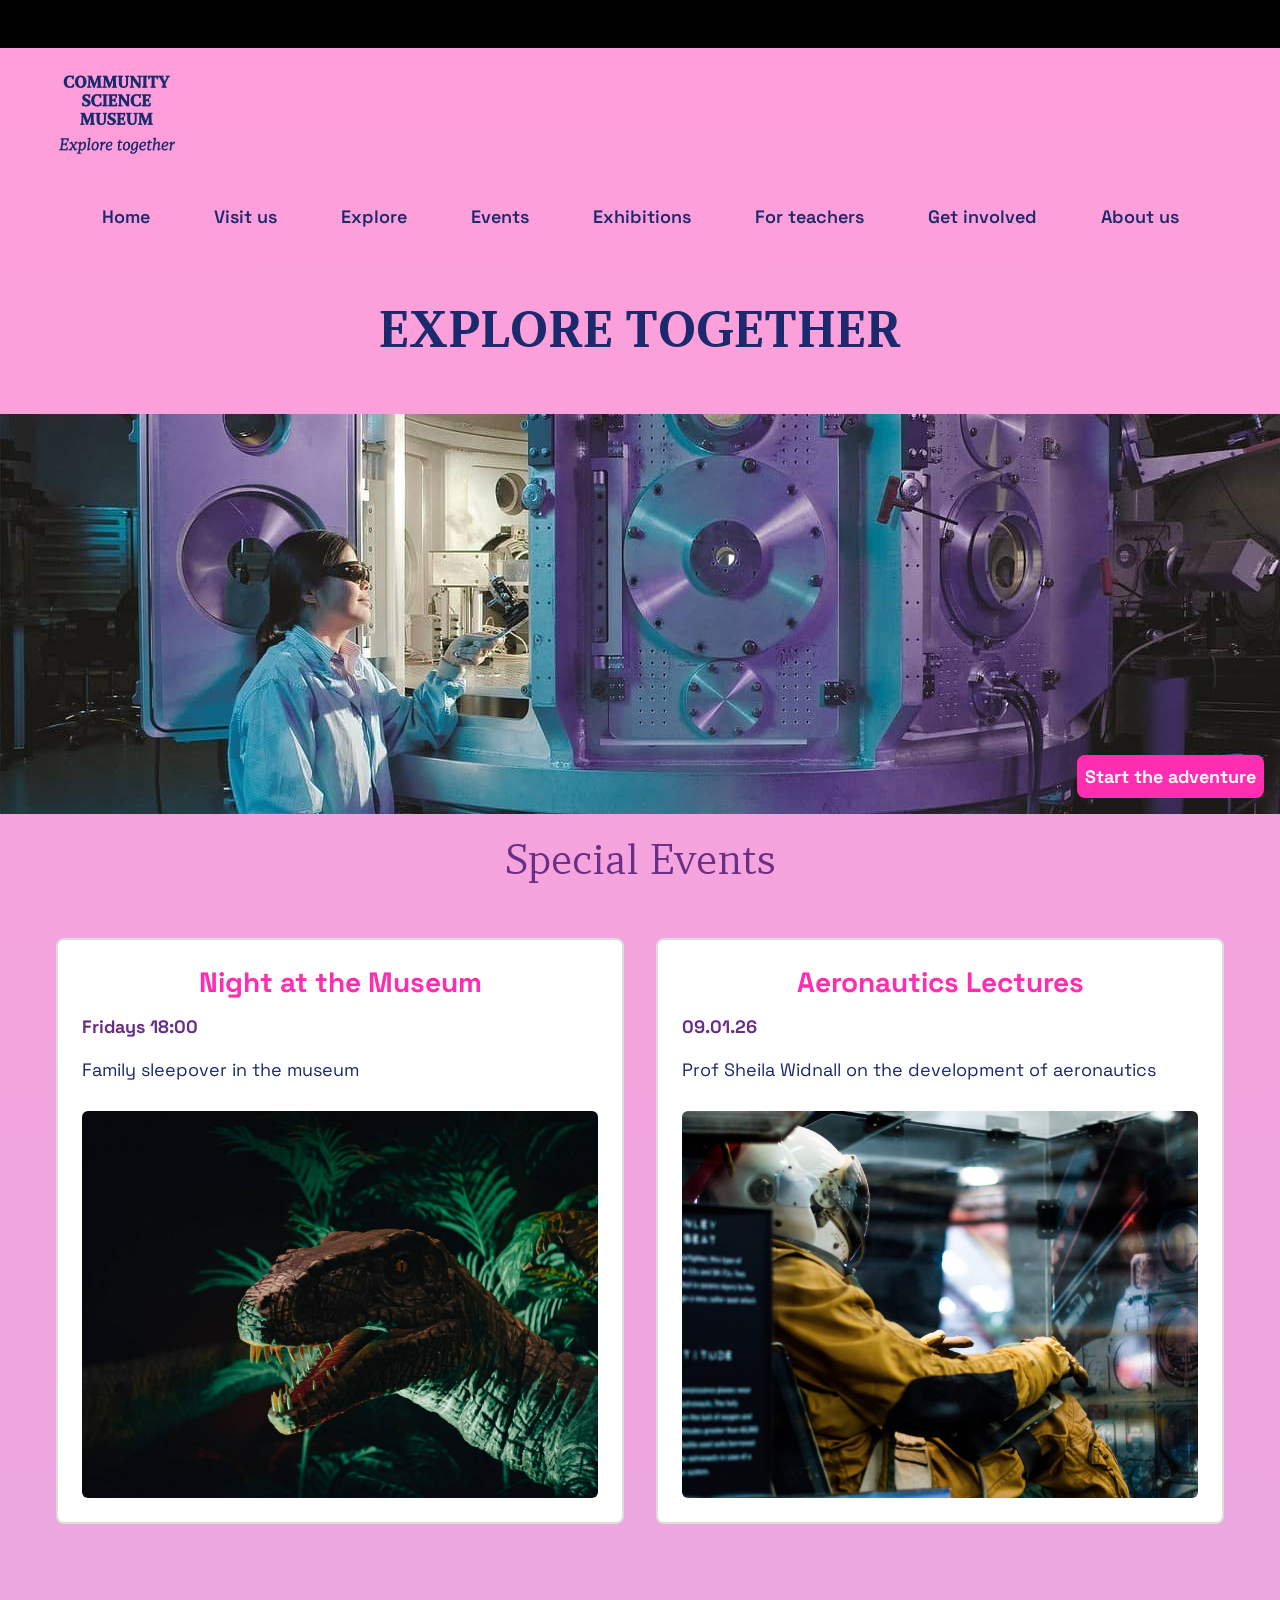
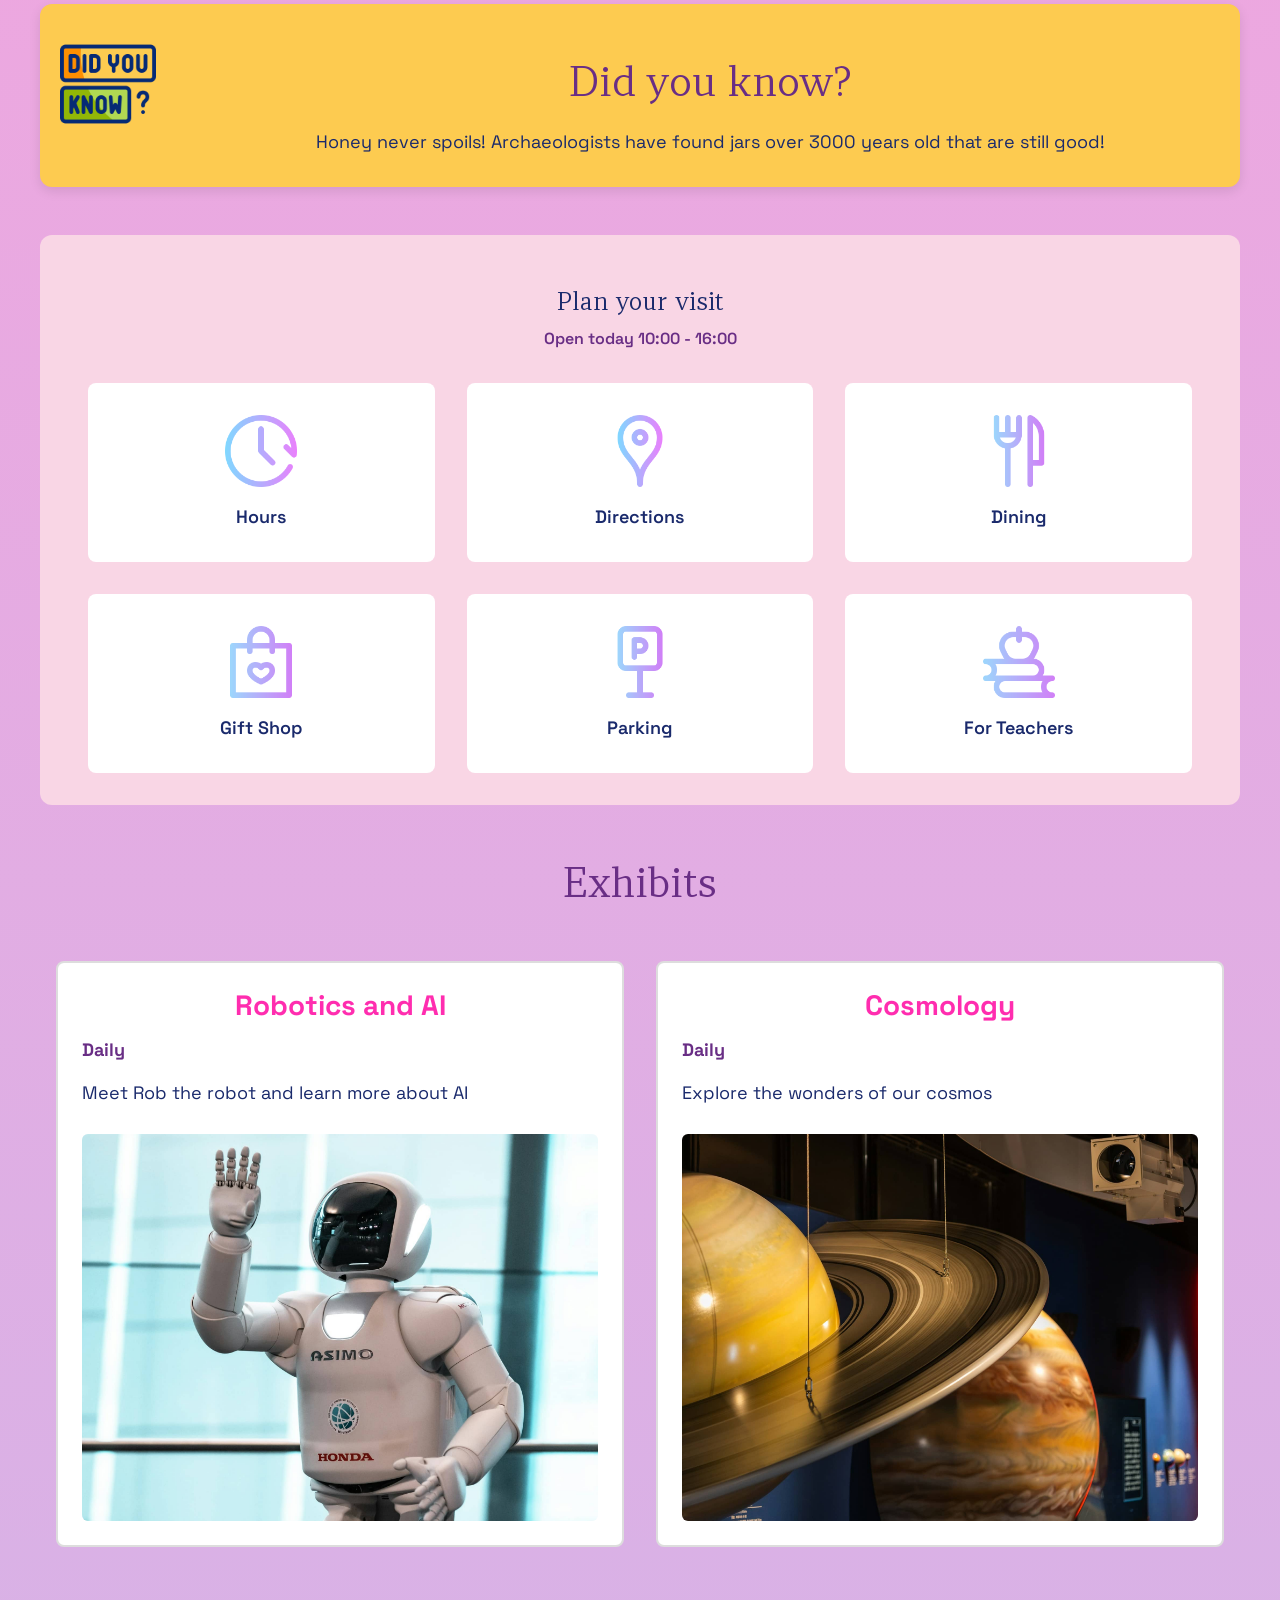
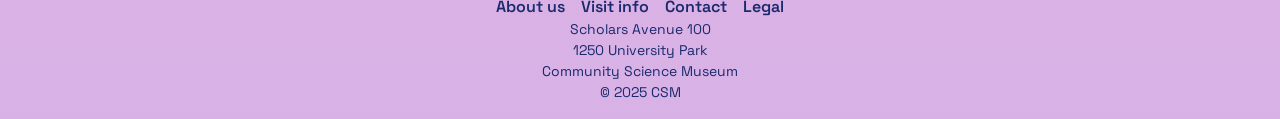
<file: index.html>
<!DOCTYPE html>
<html lang="en">

<head>
	<meta charset="UTF-8">
	<meta name="viewport" content="width=device-width, initial-scale=1.0">
	<title>Home | Community Science Museum</title>
	<meta name="description"
		content="Explore together at the Community Science Museum - over 1000 interactive exhibits for all ages.">
	<link rel="stylesheet" href="css/main.css">
	<link rel="stylesheet" href="https://cdnjs.cloudflare.com/ajax/libs/font-awesome/6.5.0/css/all.min.css">
	<link rel="icon" href="images/atom.png" type="image/png">
</head>

<body>
	<div class="page-wrapper">
		<div class="top-bar">
			<div class="scroll-wrapper">
				<p class="scroll-text">Open today 10:00 - 16:00 | Dinosaur show 11:00 and 14:00</p>
			</div>
		</div>

		<header class="site-header">
			<input type="checkbox" id="menu-checkbox" class="menu-checkbox">
			<div class="header-inner">
				<div class="header-left">
					<a href="index.html">
						<img class="logo" src="images/logo-text-only.png" alt="Community Science Museum logo">
					</a>
				</div>
				<div class="header-right">
					<label for="menu-checkbox" class="hamburger-icon">
						<img src="images/bars-solid.svg" alt="Open menu">
					</label>
				</div>
			</div>
			<nav class="main-nav">
				<ul class="nav-list">
					<li><a href="index.html"><img src="images/home.png" alt="Home page" class="nav-icon">Home</a></li>
					<li><a href="visit-us.html"><img src="images/directions.png" alt="Directions to the museum"
								class="nav-icon">Visit us</a></li>
					<li><a href="coming-soon.html"><img src="images/explore.png" alt="See all that is to explore"
								class="nav-icon">Explore</a></li>
					<li><a href="events.html"><img src="images/special-events.png" alt="The museum's special events"
								class="nav-icon">Events</a></li>
					<li><a href="coming-soon.html"><img src="images/exhibitions.png" alt="The museums exhibitions"
								class="nav-icon">Exhibitions</a></li>
					<li><a href="teachers.html"><img src="images/for-teachers.png" alt="Information for teachers"
								class="nav-icon">For teachers</a></li>
					<li><a href="coming-soon.html"><img src="images/get-involved.png"
								alt="Become part of Community Science Museum" class="nav-icon">Get involved</a></li>
					<li><a href="coming-soon.html"><img src="images/about-us.png" alt="Information about us"
								class="nav-icon">About us</a></li>
				</ul>

				<div class="did-you-know-menu">
					<img src="images/did-you-know.png" alt="Lightbulb icon" class="did-icon">
					<div class="did-text">
						<h2 class="did-h">Did you know?</h2>
						<p>Honey never spoils! Archaeologists have found jars over 3000 years old that are still good!
						</p>
					</div>
				</div>
			</nav>
		</header>

		<main>
			<section class="page-heading">
				<h1>Explore together</h1>
			</section>

			<div class="hero">
				<div class="hero-image-wrapper">
					<img src="images/science-exhibition.jpg" alt="Child exploring a science exhibit">
					<a href="events.html" class="cta">Start the adventure</a>
				</div>
			</div>

			<section class="special-events">
				<h2>Special Events</h2>
				<div class="card-grid">
					<a href="night-at-the-museum.html" class="card-link">
						<article class="card">
							<h3>Night at the Museum</h3>
							<p class="card-date">Fridays 18:00</p>
							<p>Family sleepover in the museum</p>
							<img src="images/dino-in-the-dark.jpg" alt="Dinosaur event poster">
						</article>
					</a>
					<a href="coming-soon.html" class="card-link">
						<article class="card">
							<h3>Aeronautics Lectures</h3>
							<p class="card-date">09.01.26</p>
							<p>Prof Sheila Widnall on the development of aeronautics</p>
							<img src="images/aeronautics.jpg" alt="Professor in flight suit">
						</article>
					</a>
				</div>
			</section>

			<section class="did-you-know">
				<img src="images/did-you-know.png" alt="Lightbulb icon" class="did-icon">
				<div class="did-text">
					<h2>Did you know?</h2>
					<p>Honey never spoils! Archaeologists have found jars over 3000 years old that are still good!</p>
				</div>
			</section>

			<section class="plan-visit">
				<h2 class="plan-heading">Plan your visit</h2>
				<p class="open-hours">Open today 10:00 - 16:00</p>

				<div class="visit-grid">

					<a href="visit-us.html#hours" class="visit-item visit-item--link">
						<img src="images/clock.png" alt="Opening hours icon" class="visit-icon">
						<span class="visit-label">Hours</span>
					</a>

					<a href="visit-us.html#directions" class="visit-item visit-item--link">
						<img src="images/directions.png" alt="Directions icon" class="visit-icon">
						<span class="visit-label">Directions</span>
					</a>

					<a href="visit-us.html#dining" class="visit-item visit-item--link">
						<img src="images/cafe.png" alt="Dining icon" class="visit-icon">
						<span class="visit-label">Dining</span>
					</a>

					<a href="visit-us.html#shop" class="visit-item visit-item--link">
						<img src="images/shop.png" alt="Gift shop icon" class="visit-icon">
						<span class="visit-label">Gift Shop</span>
					</a>

					<a href="visit-us.html#parking" class="visit-item visit-item--link">
						<img src="images/parking.png" alt="Parking icon" class="visit-icon">
						<span class="visit-label">Parking</span>
					</a>

					<a href="visit-us.html#teachers" class="visit-item visit-item--link">
						<img src="images/for-teachers.png" alt="For teachers icon" class="visit-icon">
						<span class="visit-label">For Teachers</span>
					</a>

				</div>
			</section>

			<section class="exhibits">
				<h2>Exhibits</h2>
				<div class="card-grid">
					<a href="coming-soon.html" class="card-link">
						<article class="card">
							<h3>Robotics and AI</h3>
							<p class="card-date">Daily</p>
							<p>Meet Rob the robot and learn more about AI</p>
							<img src="images/rob-the-robot.jpg" alt="Humanoid robot">
						</article>
					</a>
					<a href="coming-soon.html" class="card-link">
						<article class="card">
							<h3>Cosmology</h3>
							<p class="card-date">Daily</p>
							<p>Explore the wonders of our cosmos</p>
							<img src="images/cosmology-exhibit.jpg" alt="Planetarium exhibit">
						</article>
					</a>
				</div>
			</section>
		</main>

		<footer>
			<div class="footer-nav">
				<ul>
					<li><a href="coming-soon.html">About us</a></li>
					<li><a href="visit-us.html">Visit info</a></li>
					<li><a href="coming-soon.html">Contact</a></li>
					<li><a href="coming-soon.html">Legal</a></li>
				</ul>
			</div>
			<p>Scholars Avenue 100<br>1250 University Park<br>Community Science Museum<br>© 2025 CSM</p>
		</footer>
	</div>
</body>

</html>
</file>
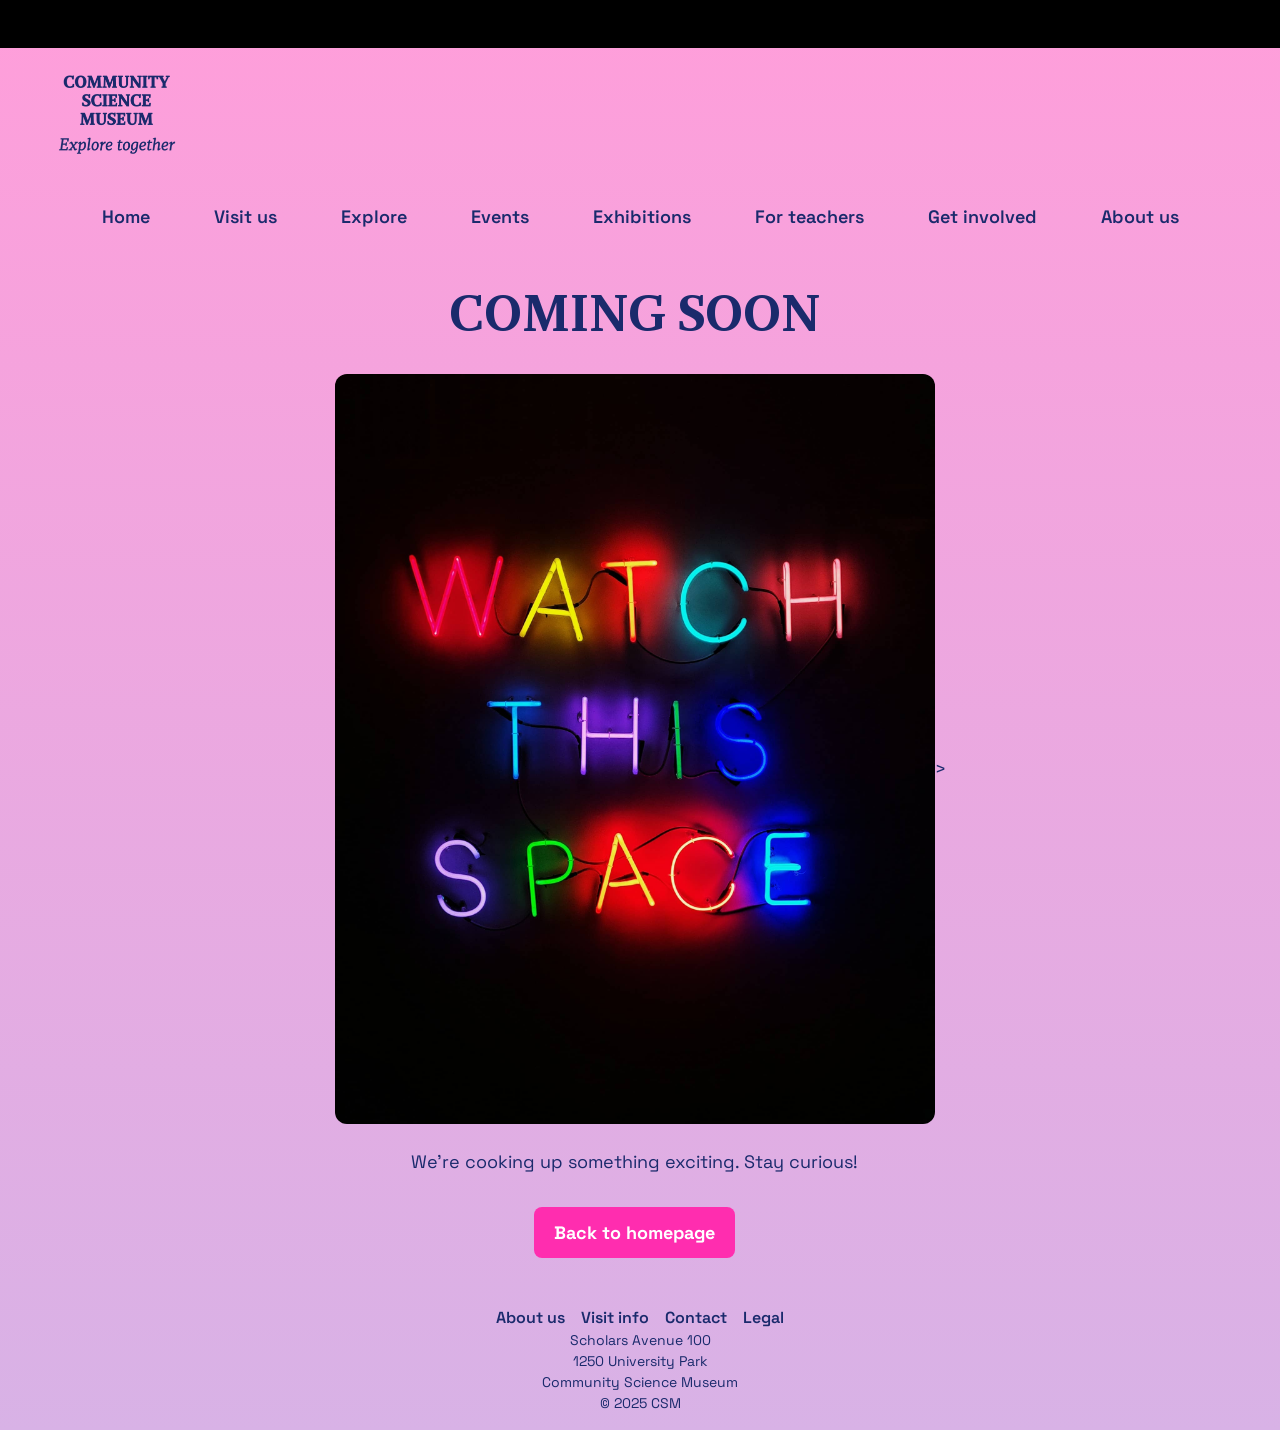
<file: coming-soon.html>
<!DOCTYPE html>
<html lang="en">

<head>
	<meta charset="UTF-8">
	<meta name="viewport" content="width=device-width, initial-scale=1.0">
	<title>Coming Soon | Community Science Museum</title>
	<meta name="description"
		content="Exciting new content is coming soon to the Community Science Museum - stay tuned.">
	<link rel="stylesheet" href="css/main.css">
	<link rel="stylesheet" href="https://cdnjs.cloudflare.com/ajax/libs/font-awesome/6.5.0/css/all.min.css">
	<link rel="icon" href="images/atom.png" type="image/png">
</head>

<body>
	<div class="page-wrapper">
		<div class="top-bar">
			<div class="scroll-wrapper">
				<p class="scroll-text">Open today 10:00 - 16:00 | Dinosaur show 11:00 and 14:00</p>
			</div>
		</div>

		<header class="site-header">
			<input type="checkbox" id="menu-checkbox" class="menu-checkbox">
			<div class="header-inner">
				<div class="header-left">
					<a href="index.html">
						<img class="logo" src="images/logo-text-only.png" alt="Community Science Museum logo">
					</a>
				</div>
				<div class="header-right">
					<label for="menu-checkbox" class="hamburger-icon">
						<img src="images/bars-solid.svg" alt="Open menu">
					</label>
				</div>
			</div>
			<nav class="main-nav">
				<ul class="nav-list">
					<li><a href="index.html"><img src="images/home.png" alt="Home page" class="nav-icon">Home</a></li>
					<li><a href="visit-us.html"><img src="images/directions.png" alt="Directions to the museum" class="nav-icon">Visit us</a></li>
					<li><a href="coming-soon.html"><img src="images/explore.png" alt="See all that is to explore" class="nav-icon">Explore</a></li>
					<li><a href="events.html"><img src="images/special-events.png" alt="The museum's special events" class="nav-icon">Events</a></li>
					<li><a href="coming-soon.html"><img src="images/exhibitions.png" alt="The museums exhibitions" class="nav-icon">Exhibitions</a></li>
					<li><a href="teachers.html"><img src="images/for-teachers.png" alt="Information for teachers" class="nav-icon">For teachers</a></li>
					<li><a href="coming-soon.html"><img src="images/get-involved.png" alt="Become part of Community Science Museum" class="nav-icon">Get involved</a></li>
					<li><a href="coming-soon.html"><img src="images/about-us.png" alt="Information about us" class="nav-icon">About us</a></li>
				</ul>
				
				<div class="did-you-know-menu">
					<img src="images/did-you-know.png" alt="Lightbulb icon" class="did-icon">
					<div class="did-text">
						<h2 class="did-h">Did you know?</h2>
						<p>Honey never spoils! Archaeologists have found jars over 3000 years old that are still good!
						</p>
					</div>
				</div>
			</nav>
		</header>
		<main class="coming-soon">
			<div class="coming-content">
				<h1>Coming soon</h1>
				<img src="images/coming-soon.jpg" alt="Watch this space" class="coming-image">
				<p class="teaser">We're cooking up something exciting. Stay curious!</p>
				<a href="index.html" class="cta-comingsoon">Back to homepage</a>
			</div>
			>
		</main>
		<footer>
			<div class="footer-nav">
				<ul>
					<li><a href="coming-soon.html">About us</a></li>
					<li><a href="visit-us.html">Visit info</a></li>
					<li><a href="coming-soon.html">Contact</a></li>
					<li><a href="coming-soon.html">Legal</a></li>
				</ul>
			</div>
			<p>Scholars Avenue 100<br>1250 University Park<br>Community Science Museum<br>© 2025 CSM</p>
		</footer>
	</div>
</body>

</html>
</file>
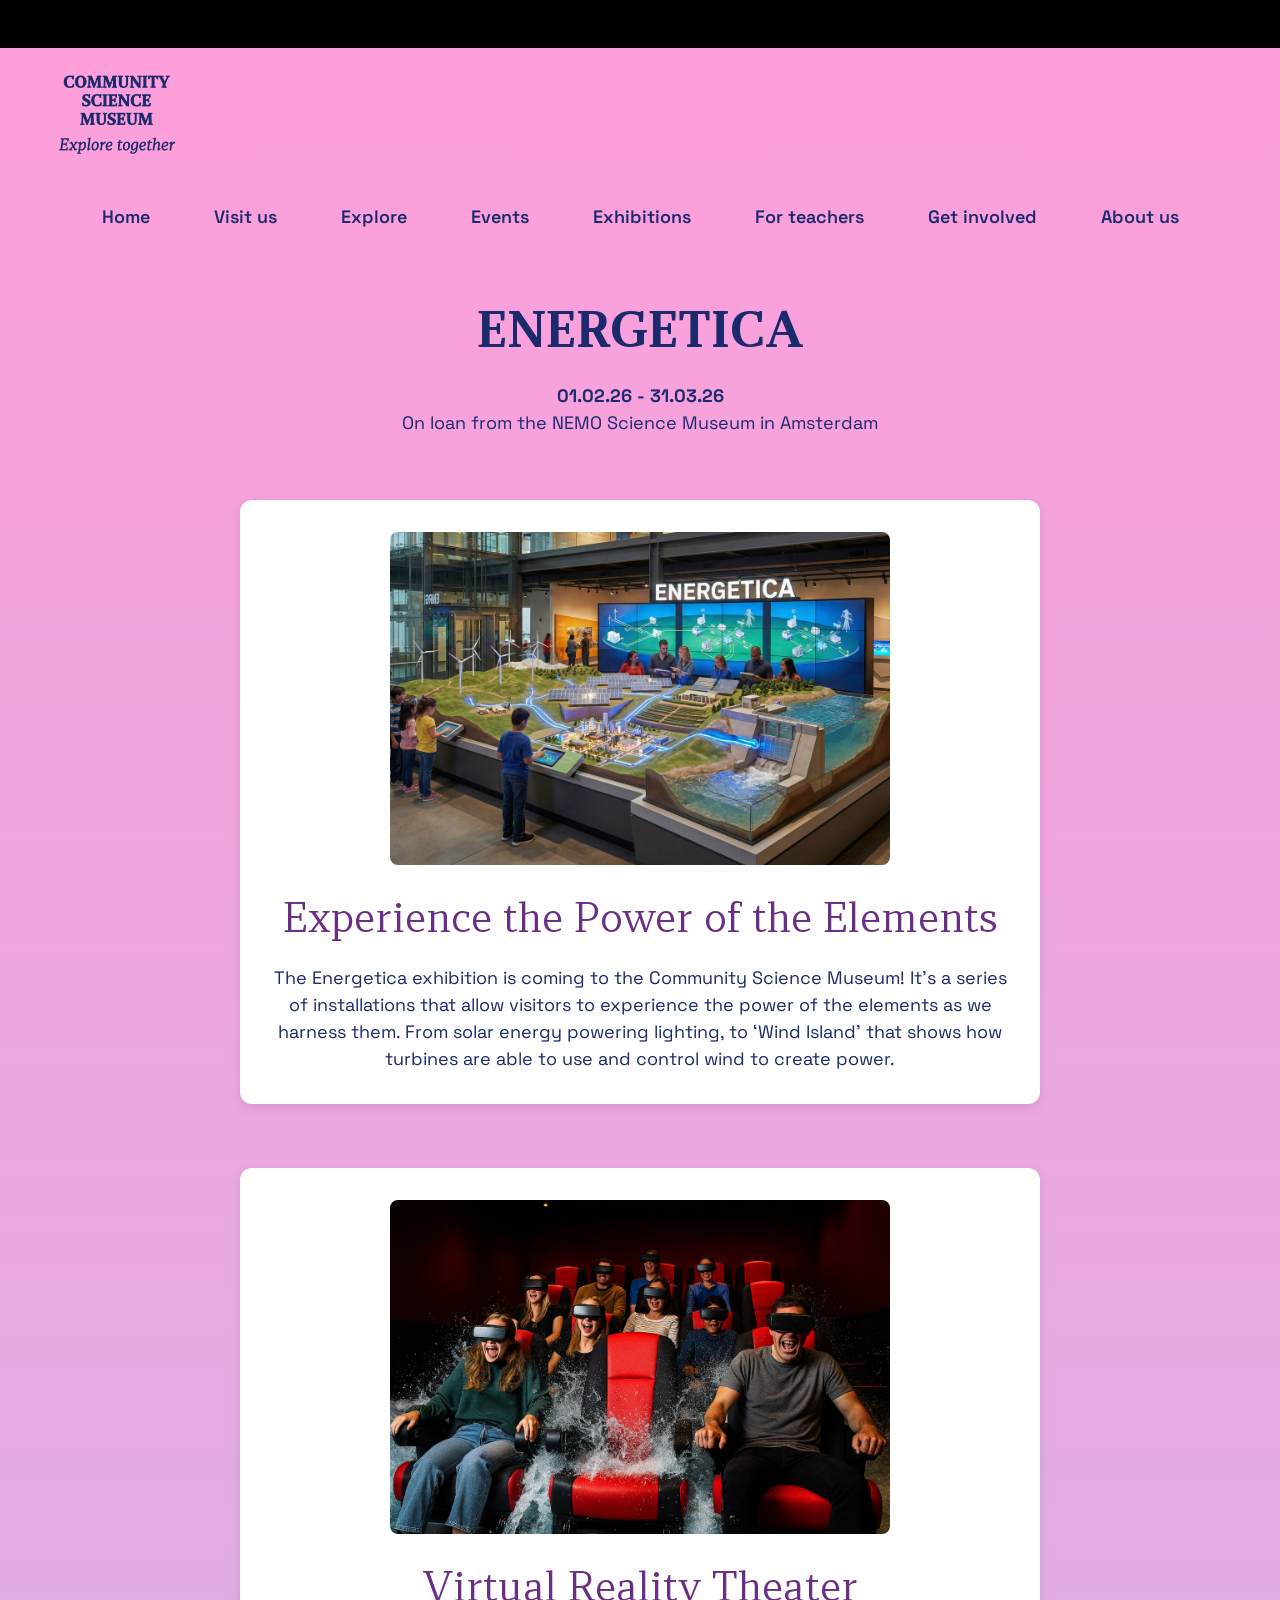
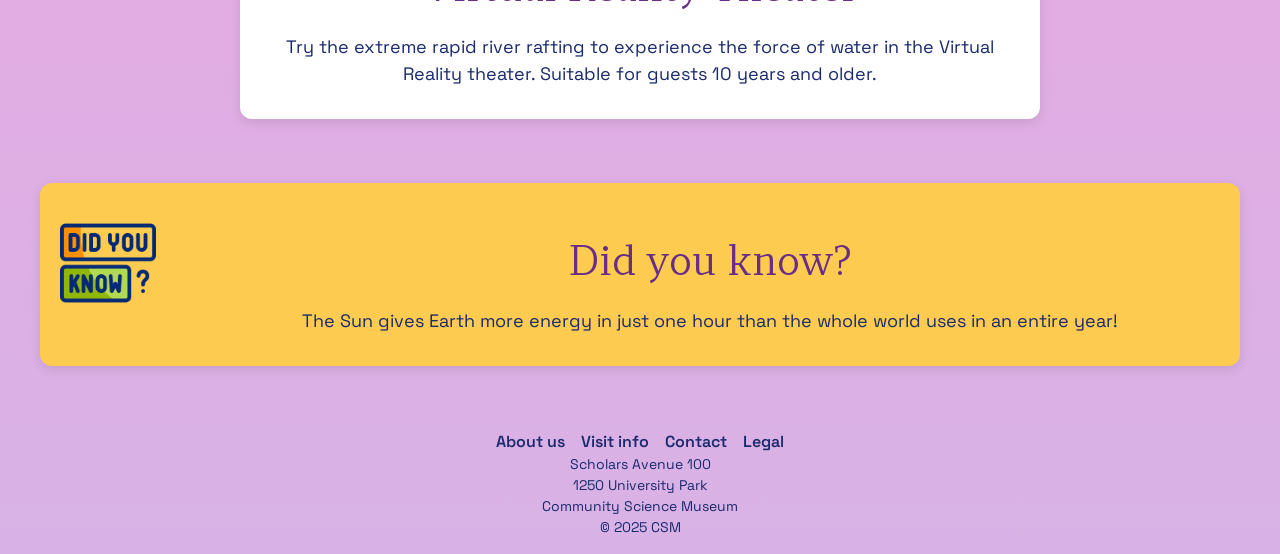
<file: event-energetica.html>
<!DOCTYPE html>
<html lang="en">

<head>
	<meta charset="UTF-8">
	<meta name="viewport" content="width=device-width, initial-scale=1.0">
	<title>Energica Exhibition | Community Science Museum</title>
	<meta name="description"
		content="Experience the power of the elements in the Energica exhibition, on loan from NEMO Amsterdam.">
	<link rel="stylesheet" href="css/main.css">
	<link rel="stylesheet" href="https://cdnjs.cloudflare.com/ajax/libs/font-awesome/6.5.0/css/all.min.css">
	<link rel="icon" href="images/atom.png" type="image/png">
</head>

<body>
	<div class="page-wrapper">
		<div class="top-bar">
			<div class="scroll-wrapper">
				<p class="scroll-text">Open today 10:00 - 16:00 | Dinosaur show 11:00 and 14:00</p>
			</div>
		</div>

		<header class="site-header">
			<input type="checkbox" id="menu-checkbox" class="menu-checkbox">
			<div class="header-inner">
				<div class="header-left">
					<a href="index.html">
						<img class="logo" src="images/logo-text-only.png" alt="Community Science Museum logo">
					</a>
				</div>
				<div class="header-right">
					<label for="menu-checkbox" class="hamburger-icon">
						<img src="images/bars-solid.svg" alt="Open menu">
					</label>
				</div>
			</div>
			<nav class="main-nav">
				<ul class="nav-list">
					<li><a href="index.html"><img src="images/home.png" alt="Home page" class="nav-icon">Home</a></li>
					<li><a href="visit-us.html"><img src="images/directions.png" alt="Directions to the museum" class="nav-icon">Visit us</a></li>
					<li><a href="coming-soon.html"><img src="images/explore.png" alt="See all that is to explore" class="nav-icon">Explore</a></li>
					<li><a href="events.html"><img src="images/special-events.png" alt="The museum's special events" class="nav-icon">Events</a></li>
					<li><a href="coming-soon.html"><img src="images/exhibitions.png" alt="The museums exhibitions" class="nav-icon">Exhibitions</a></li>
					<li><a href="teachers.html"><img src="images/for-teachers.png" alt="Information for teachers" class="nav-icon">For teachers</a></li>
					<li><a href="coming-soon.html"><img src="images/get-involved.png" alt="Become part of Community Science Museum" class="nav-icon">Get involved</a></li>
					<li><a href="coming-soon.html"><img src="images/about-us.png" alt="Information about us" class="nav-icon">About us</a></li>
				</ul>
				<div class="did-you-know-menu">
					<img src="images/did-you-know.png" alt="Lightbulb icon" class="did-icon">
					<div class="did-text">
						<p class="did-h">Did you know?</p>
						<p>Honey never spoils! Archaeologists have found jars over 3000 years old that are still good!
						</p>
					</div>
				</div>
			</nav>
		</header>

		<main>
			<section class="page-heading">
				<h1>Energetica</h1>
				<p class="intro-text intro-date">01.02.26 - 31.03.26</p>
				<p class="intro-text">On loan from the NEMO Science Museum in Amsterdam</p>
			</section>

			<section class="event-feature">
				<img src="images/energetica-model.jpg" alt="Interactive Energetica exhibit">
				<h2>Experience the Power of the Elements</h2>
				<p>The Energetica exhibition is coming to the Community Science Museum! It's a series of installations
					that allow visitors to experience the power of the elements as we harness them. From solar energy
					powering lighting, to ‘Wind Island’ that shows how turbines are able to use and control wind to
					create power.</p>
			</section>

			<section class="event-feature">
				<img src="images/movie.jpg" alt="Guests experiencing VR rafting">
				<h2>Virtual Reality Theater</h2>
				<p>Try the extreme rapid river rafting to experience the force of water in the Virtual Reality theater.
					Suitable for guests 10 years and older.</p>
			</section>

			<section class="did-you-know">
				<img src="images/did-you-know.png" alt="Lightbulb icon" class="did-icon">
				<div class="did-text">
					<h2>Did you know?</h2>
					<p>The Sun gives Earth more energy in just one hour than the whole world uses in an entire year!</p>
				</div>
			</section>
		</main>

		<footer>
			<div class="footer-nav">
				<ul>
					<li><a href="coming-soon.html">About us</a></li>
					<li><a href="visit-us.html">Visit info</a></li>
					<li><a href="coming-soon.html">Contact</a></li>
					<li><a href="coming-soon.html">Legal</a></li>
				</ul>
			</div>
			<p>Scholars Avenue 100<br>1250 University Park<br>Community Science Museum<br>© 2025 CSM</p>
		</footer>
	</div>
</body>

</html>
</file>
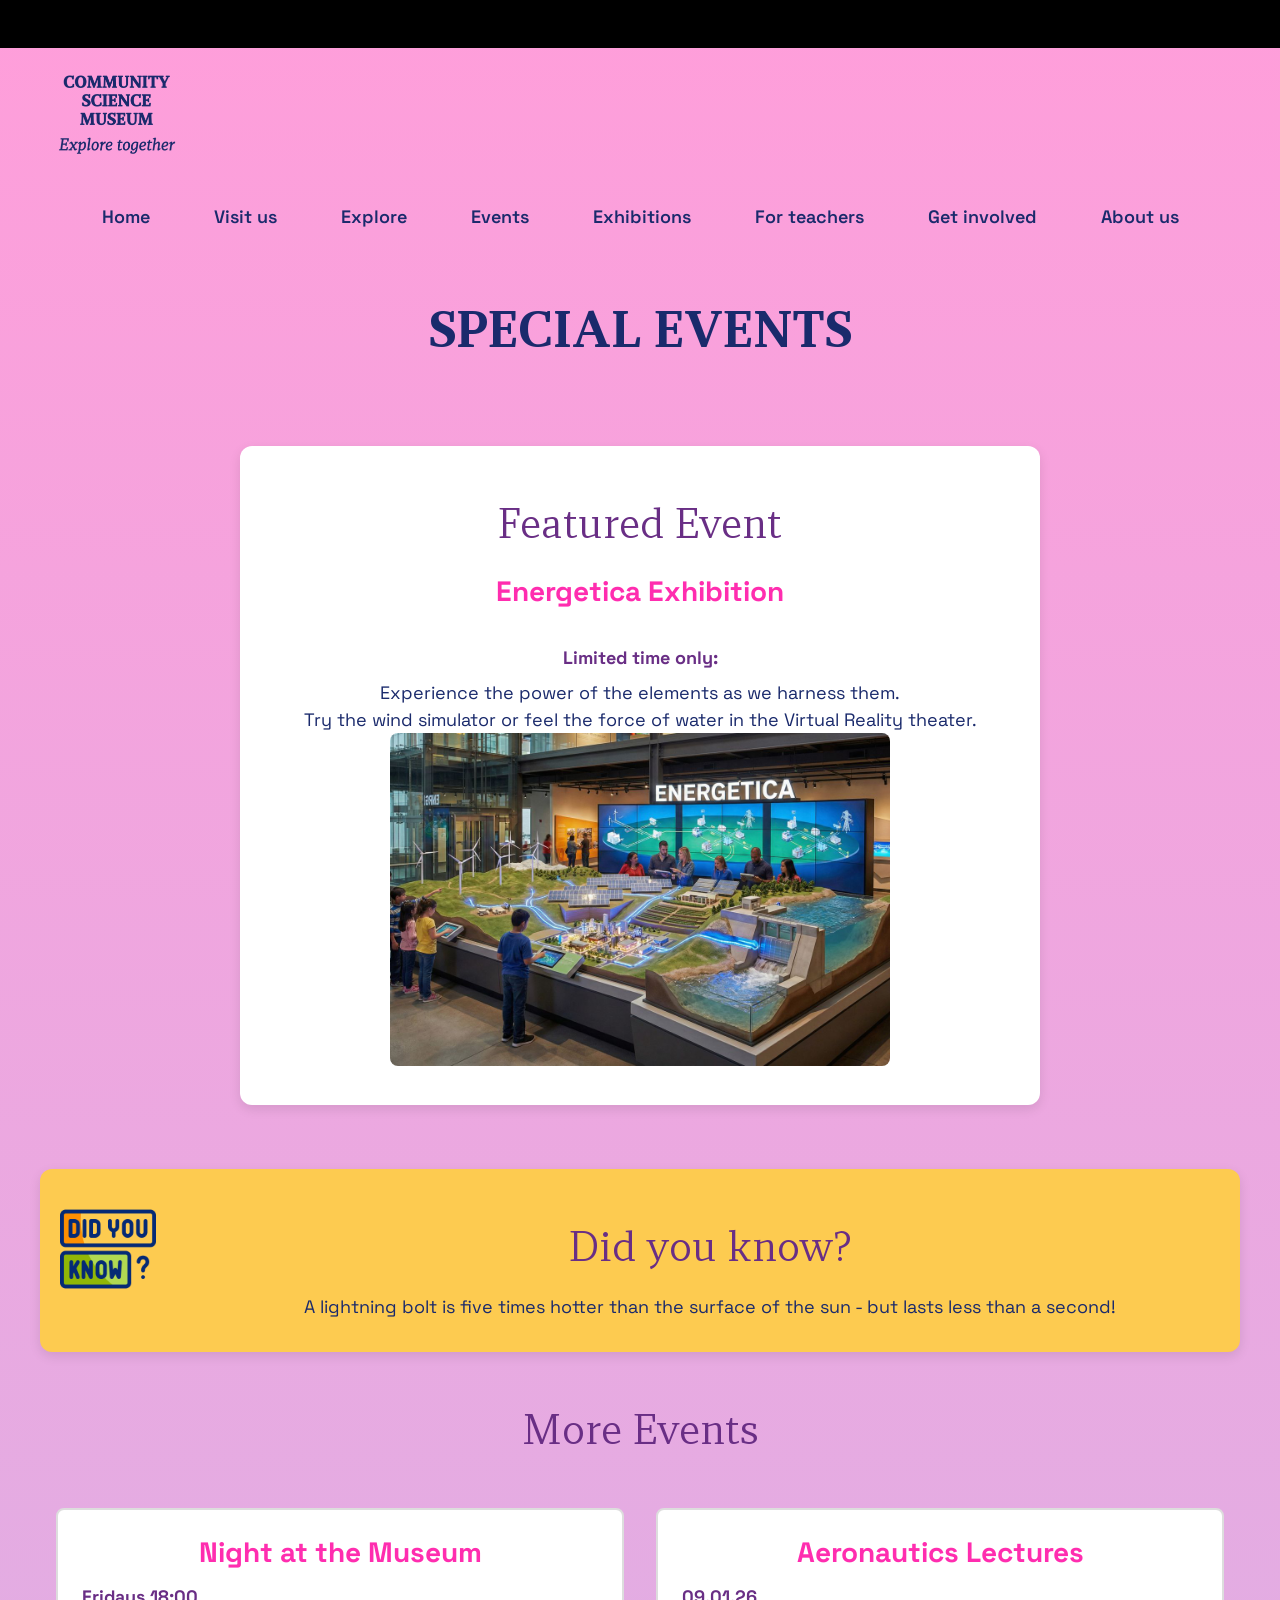
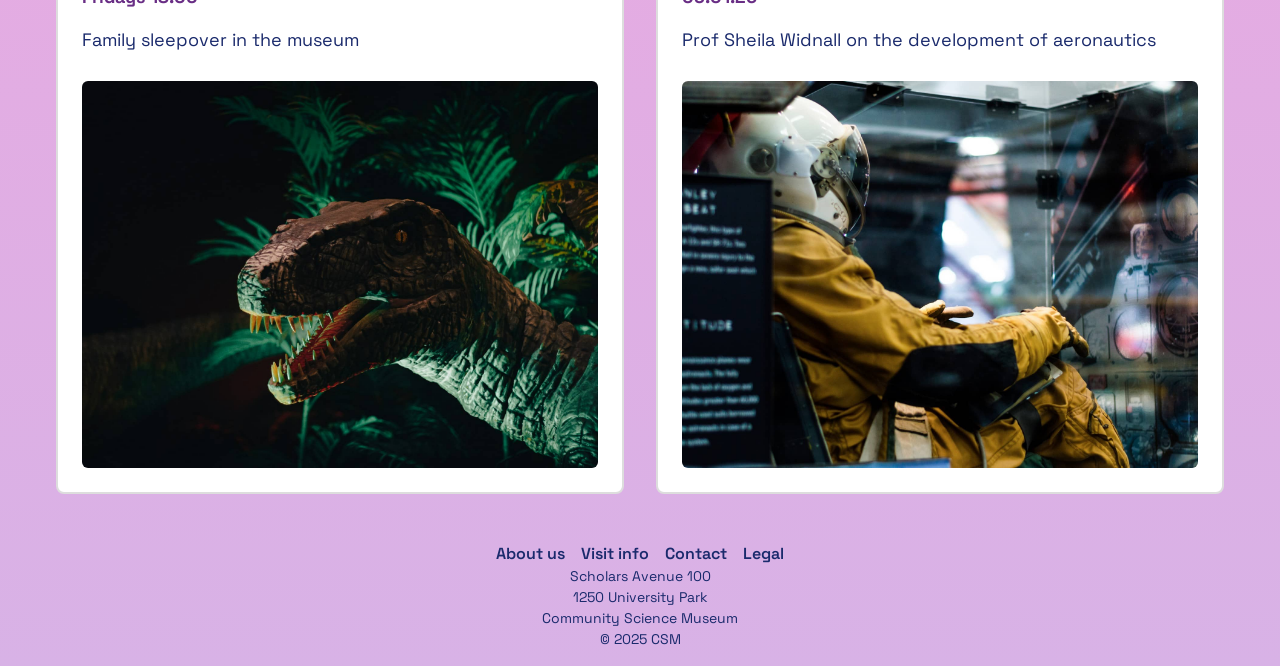
<file: events.html>
<!DOCTYPE html>
<html lang="en">

<head>
	<meta charset="UTF-8">
	<meta name="viewport" content="width=device-width, initial-scale=1.0">
	<title>Special Events | Community Science Museum</title>
	<meta name="description"
		content="Discover lectures, family sleepovers, and unique exhibitions at the Community Science Museum.">
	<link rel="stylesheet" href="css/main.css">
	<link rel="stylesheet" href="https://cdnjs.cloudflare.com/ajax/libs/font-awesome/6.5.0/css/all.min.css">
	<link rel="icon" href="images/atom.png" type="image/png">
</head>

<body>
	<div class="page-wrapper">
		<div class="top-bar">
			<div class="scroll-wrapper">
				<p class="scroll-text">Open today 10:00 - 16:00 | Dinosaur show 11:00 and 14:00</p>
			</div>
		</div>

		<header class="site-header">
			<input type="checkbox" id="menu-checkbox" class="menu-checkbox">
			<div class="header-inner">
				<div class="header-left">
					<a href="index.html">
						<img class="logo" src="images/logo-text-only.png" alt="Community Science Museum logo">
					</a>
				</div>
				<div class="header-right">
					<label for="menu-checkbox" class="hamburger-icon">
						<img src="images/bars-solid.svg" alt="Open menu">
					</label>
				</div>
			</div>
			<nav class="main-nav">
				<ul class="nav-list">
					<li><a href="index.html"><img src="images/home.png" alt="Home page" class="nav-icon">Home</a></li>
					<li><a href="visit-us.html"><img src="images/directions.png" alt="Directions to the museum" class="nav-icon">Visit us</a></li>
					<li><a href="coming-soon.html"><img src="images/explore.png" alt="See all that is to explore" class="nav-icon">Explore</a></li>
					<li><a href="events.html"><img src="images/special-events.png" alt="The museum's special events" class="nav-icon">Events</a></li>
					<li><a href="coming-soon.html"><img src="images/exhibitions.png" alt="The museums exhibitions" class="nav-icon">Exhibitions</a></li>
					<li><a href="teachers.html"><img src="images/for-teachers.png" alt="Information for teachers" class="nav-icon">For teachers</a></li>
					<li><a href="coming-soon.html"><img src="images/get-involved.png" alt="Become part of Community Science Museum" class="nav-icon">Get involved</a></li>
					<li><a href="coming-soon.html"><img src="images/about-us.png" alt="Information about us" class="nav-icon">About us</a></li>
				</ul>
				<div class="did-you-know-menu">
					<img src="images/did-you-know.png" alt="Lightbulb icon" class="did-icon">
					<div class="did-text">
						<p class="did-h">Did you know?</p>
						<p>Honey never spoils! Archaeologists have found jars over 3000 years old that are still good!
						</p>
					</div>
				</div>
			</nav>
		</header>

		<main>
			<section class="page-heading">
				<h1>Special Events</h1>
			</section>

			<section class="event-feature">
				<h2>Featured Event</h2>
				<a href="event-energetica.html" class="card-link">
					<article>
						<h3>Energetica Exhibition</h3>
						<p class="card-date">Limited time only:</p>
						<p>Experience the power of the elements as we harness them.</p>
						<p>Try the wind simulator or feel the force of water in the Virtual Reality theater.</p>
						<img src="images/energetica-model.jpg" alt="Visitors interacting with Energetica exhibit">
					</article>
				</a>
			</section>

			<section class="did-you-know">
				<img src="images/did-you-know.png" alt="Lightbulb icon" class="did-icon">
				<div class="did-text">
					<h2>Did you know?</h2>
					<p>A lightning bolt is five times hotter than the surface of the sun - but lasts less than a second!
					</p>
				</div>
			</section>

			<section class="special-events">
				<h2>More Events</h2>
				<div class="card-grid">
					<a href="night-at-the-museum.html" class="card-link">
						<article class="card">
							<h3>Night at the Museum</h3>
							<p class="card-date">Fridays 18:00</p>
							<p>Family sleepover in the museum</p>
							<img src="images/dino-in-the-dark.jpg" alt="Dinosaur event poster">
						</article>
					</a>

					<a href="coming-soon.html" class="card-link">
						<article class="card">
							<h3>Aeronautics Lectures</h3>
							<p class="card-date">09.01.26</p>
							<p>Prof Sheila Widnall on the development of aeronautics</p>
							<img src="images/aeronautics.jpg" alt="Professor in flight suit">
						</article>
					</a>
				</div>
			</section>
		</main>

		<footer>
			<div class="footer-nav">
				<ul>
					<li><a href="coming-soon.html">About us</a></li>
					<li><a href="visit-us.html">Visit info</a></li>
					<li><a href="coming-soon.html">Contact</a></li>
					<li><a href="coming-soon.html">Legal</a></li>
				</ul>
			</div>
			<p>Scholars Avenue 100<br>1250 University Park<br>Community Science Museum<br>© 2025 CSM</p>
		</footer>
	</div>
</body>

</html>
</file>
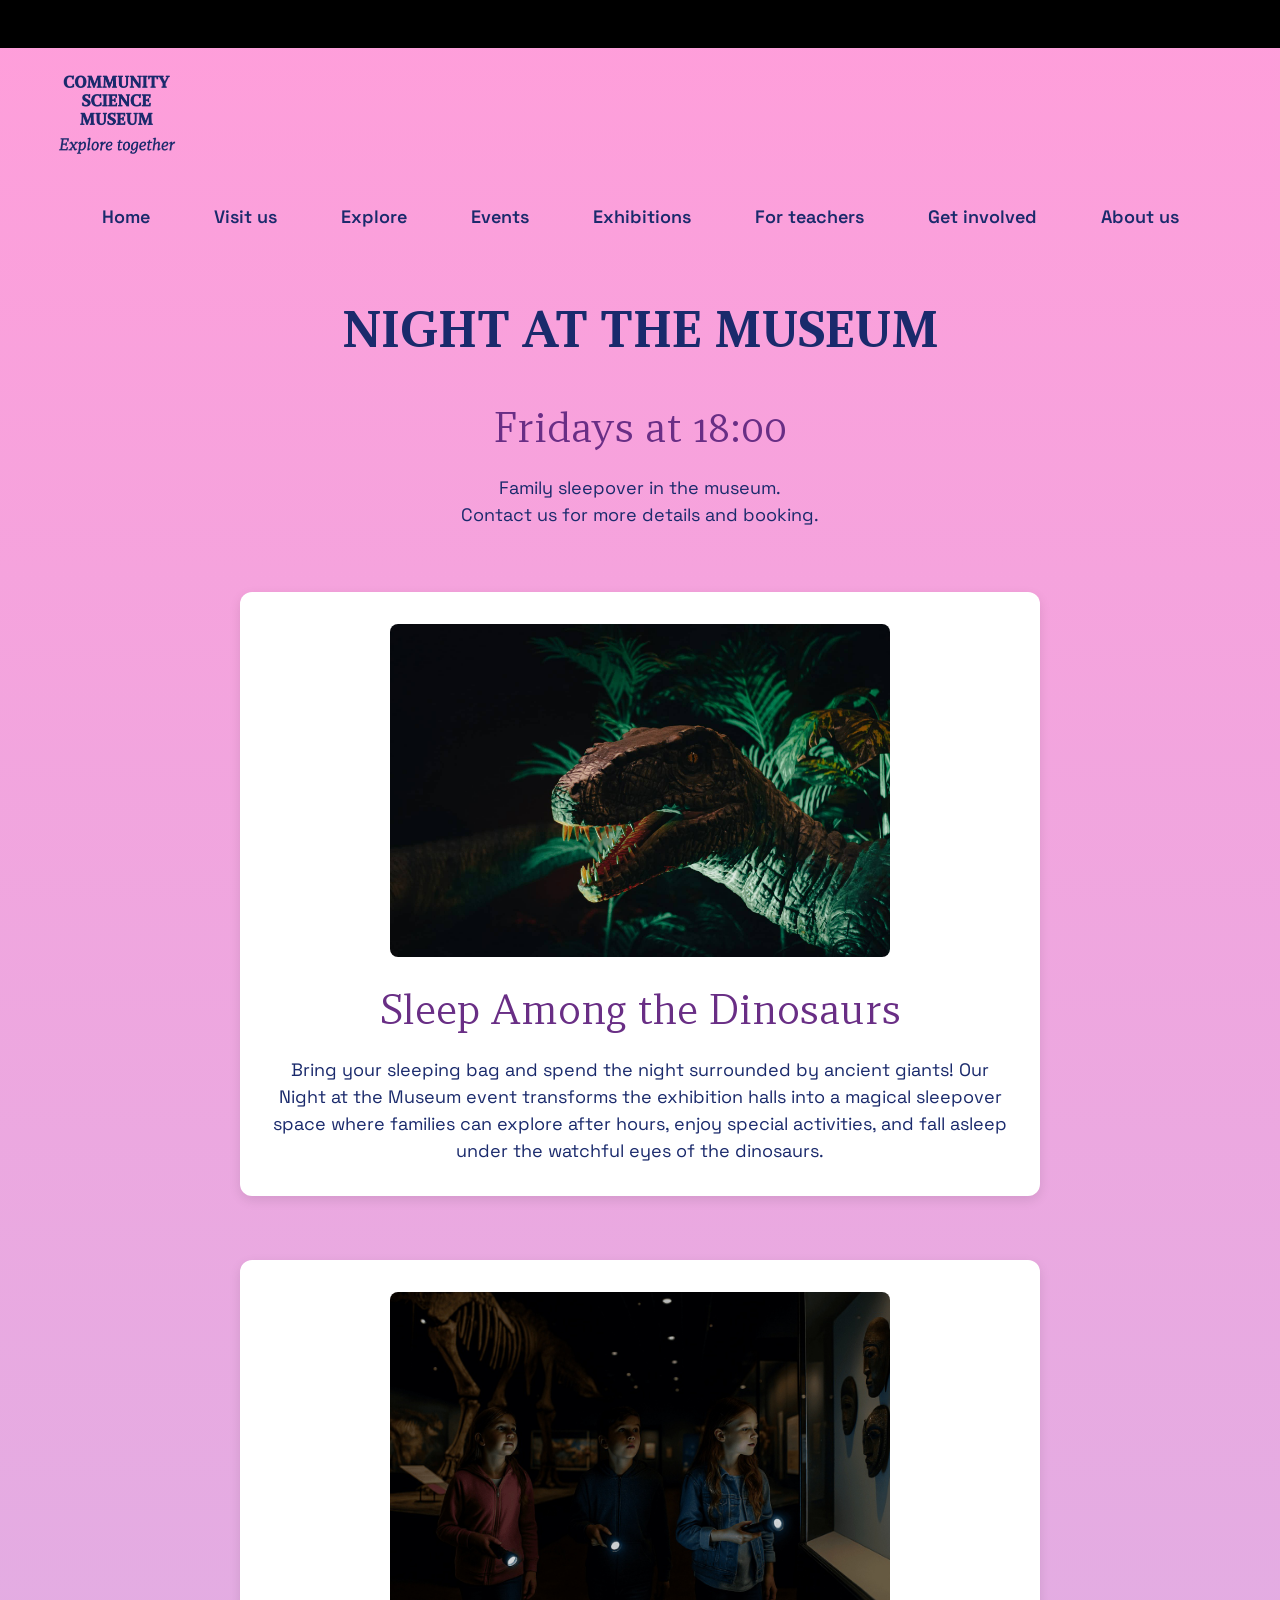
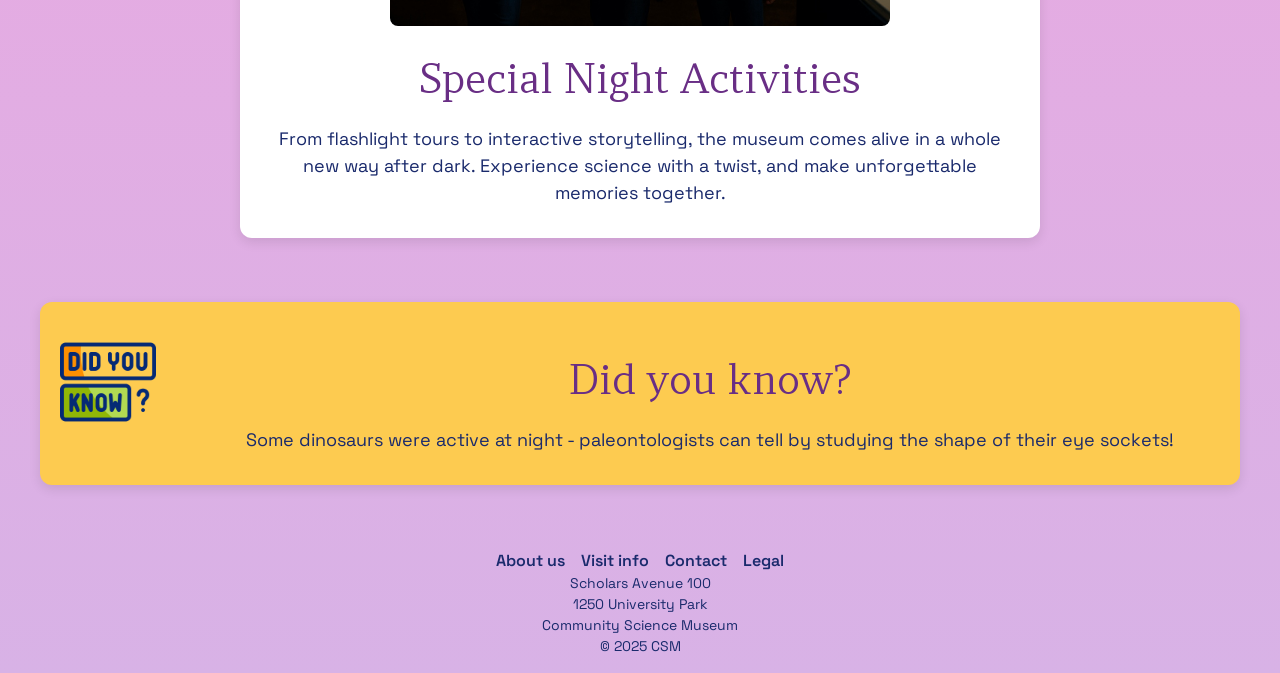
<file: night-at-the-museum.html>
<!DOCTYPE html>
<html lang="en">

<head>
	<meta charset="UTF-8">
	<meta name="viewport" content="width=device-width, initial-scale=1.0">
	<title>Night at the Museum | Community Science Museum</title>
	<meta name="description"
		content="Join our family sleepover - spend the night among dinosaurs and science exhibits at the museum.">
	<link rel="stylesheet" href="css/main.css">
	<link rel="stylesheet" href="https://cdnjs.cloudflare.com/ajax/libs/font-awesome/6.5.0/css/all.min.css">
	<link rel="icon" href="images/atom.png" type="image/png">
</head>

<body>
	<div class="page-wrapper">
		<div class="top-bar">
			<div class="scroll-wrapper">
				<p class="scroll-text">Open today 10:00 - 16:00 | Dinosaur show 11:00 and 14:00</p>
			</div>
		</div>

		<header class="site-header">
			<input type="checkbox" id="menu-checkbox" class="menu-checkbox">
			<div class="header-inner">
				<div class="header-left">
					<a href="index.html">
						<img class="logo" src="images/logo-text-only.png" alt="Community Science Museum logo">
					</a>
				</div>
				<div class="header-right">
					<label for="menu-checkbox" class="hamburger-icon">
						<img src="images/bars-solid.svg" alt="Open menu">
					</label>
				</div>
			</div>
			<nav class="main-nav">
				<ul class="nav-list">
					<li><a href="index.html"><img src="images/home.png" alt="Home page" class="nav-icon">Home</a></li>
					<li><a href="visit-us.html"><img src="images/directions.png" alt="Directions to the museum" class="nav-icon">Visit us</a></li>
					<li><a href="coming-soon.html"><img src="images/explore.png" alt="See all that is to explore" class="nav-icon">Explore</a></li>
					<li><a href="events.html"><img src="images/special-events.png" alt="The museum's special events" class="nav-icon">Events</a></li>
					<li><a href="coming-soon.html"><img src="images/exhibitions.png" alt="The museums exhibitions" class="nav-icon">Exhibitions</a></li>
					<li><a href="teachers.html"><img src="images/for-teachers.png" alt="Information for teachers" class="nav-icon">For teachers</a></li>
					<li><a href="coming-soon.html"><img src="images/get-involved.png" alt="Become part of Community Science Museum" class="nav-icon">Get involved</a></li>
					<li><a href="coming-soon.html"><img src="images/about-us.png" alt="Information about us" class="nav-icon">About us</a></li>
				</ul>
				<div class="did-you-know-menu">
					<img src="images/did-you-know.png" alt="Lightbulb icon" class="did-icon">
					<div class="did-text">
						<p class="did-h">Did you know?</p>
						<p>Honey never spoils! Archaeologists have found jars over 3000 years old that are still good!
						</p>
					</div>
				</div>
			</nav>
		</header>

		<main>
			<section class="page-heading">
				<h1>Night at the Museum</h1>
				<h2 class="intro-text">Fridays at 18:00</h2>
				<p class="intro-text">Family sleepover in the museum.</p>
				<p class="intro-text">Contact us for more details and booking.</p>
			</section>

			<section class="event-feature">
				<img src="images/dino-in-the-dark.jpg" alt="Dinosaur event poster">
				<div class="event-text">
					<h2>Sleep Among the Dinosaurs</h2>
					<p>Bring your sleeping bag and spend the night surrounded by ancient giants! Our Night at the Museum
						event transforms the exhibition halls into a magical sleepover space where families can explore
						after hours, enjoy special activities, and fall asleep under the watchful eyes of the dinosaurs.</p>
				</div>
			</section>

			<section class="event-feature">
				<img src="images/museum-night.jpg" alt="Children exploring museum at night">
				<div class="event-text">
					<h2>Special Night Activities</h2>
					<p>From flashlight tours to interactive storytelling, the museum comes alive in a whole new way
						after dark. Experience science with a twist, and make unforgettable memories together.</p>
				</div>
			</section>

			<section class="did-you-know">
				<img src="images/did-you-know.png" alt="Lightbulb icon" class="did-icon">
				<div class="did-text">
					<h2>Did you know?</h2>
					<p>Some dinosaurs were active at night - paleontologists can tell by studying the shape of their eye
						sockets!</p>
				</div>
			</section>
		</main>

		<footer>
			<div class="footer-nav">
				<ul>
					<li><a href="coming-soon.html">About us</a></li>
					<li><a href="visit-us.html">Visit info</a></li>
					<li><a href="coming-soon.html">Contact</a></li>
					<li><a href="coming-soon.html">Legal</a></li>
				</ul>
			</div>
			<p>Scholars Avenue 100<br>1250 University Park<br>Community Science Museum<br>© 2025 CSM</p>
		</footer>
	</div>
</body>

</html>
</file>
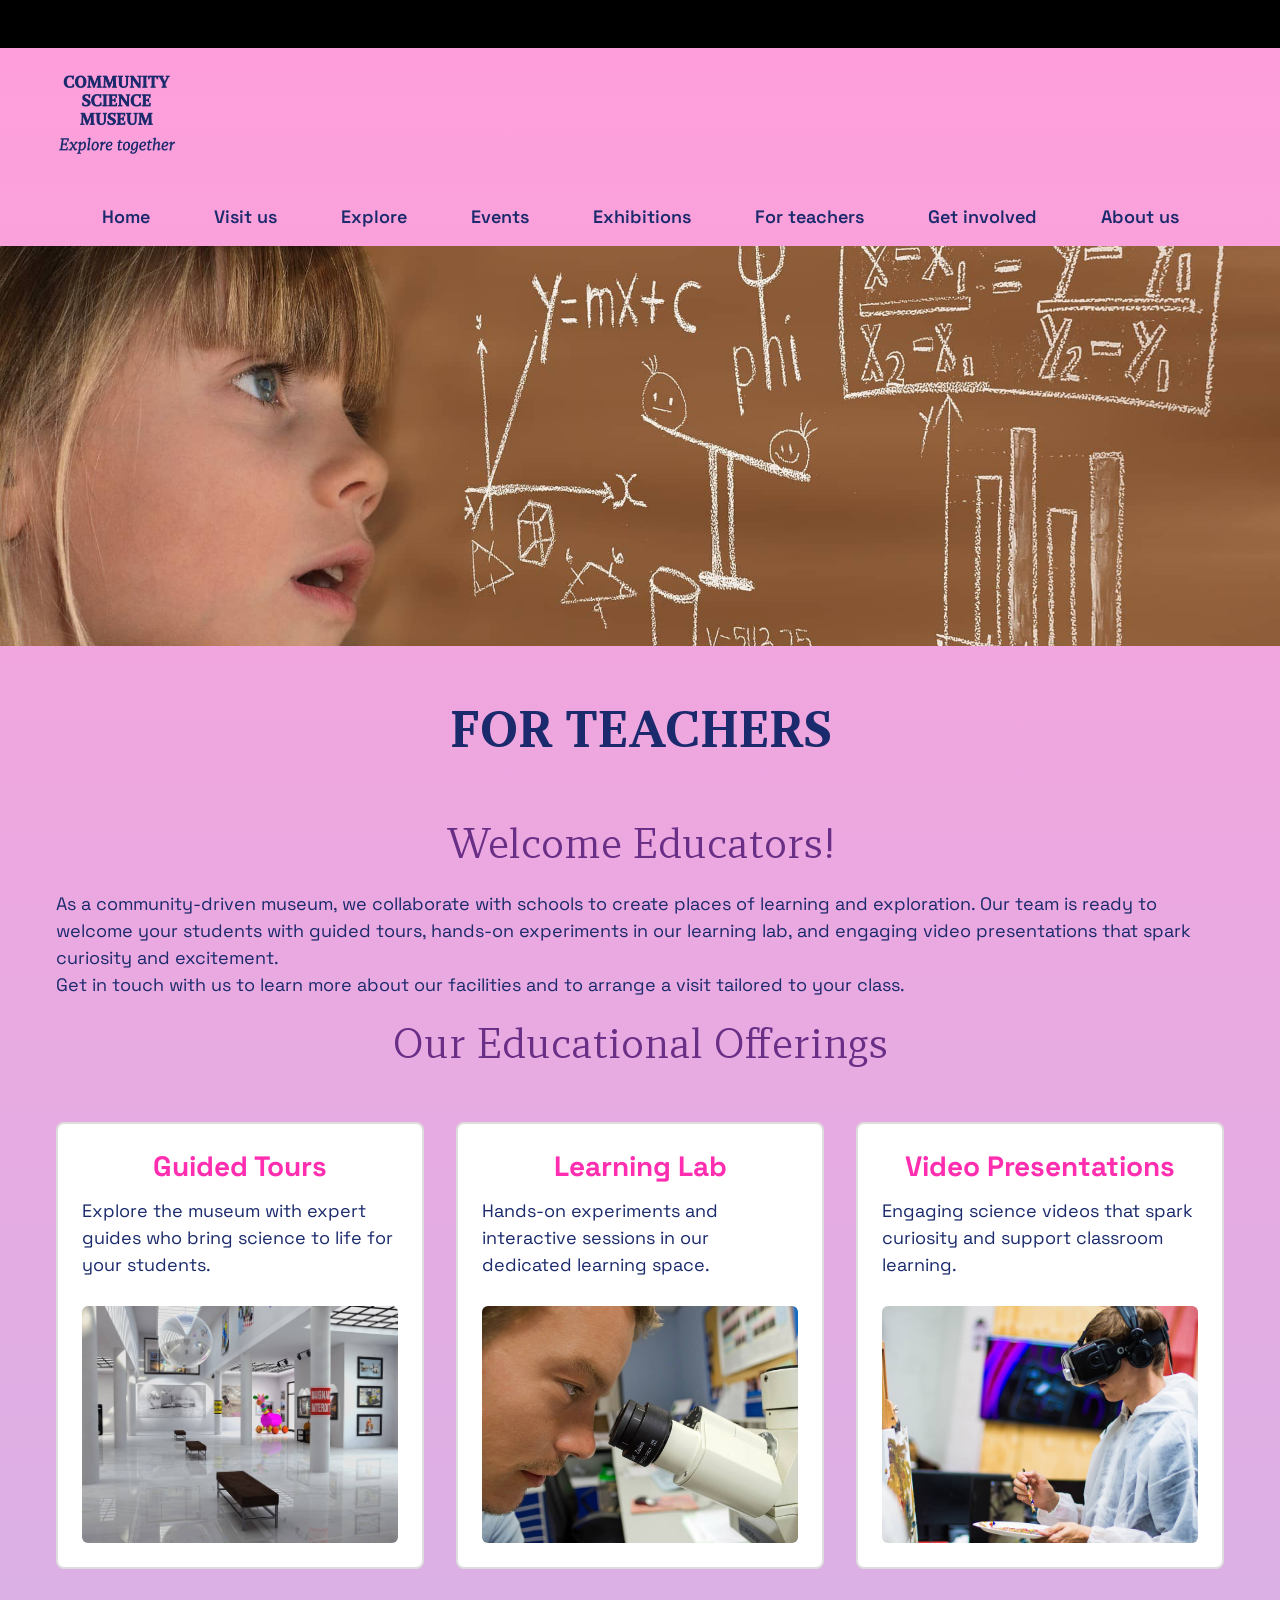
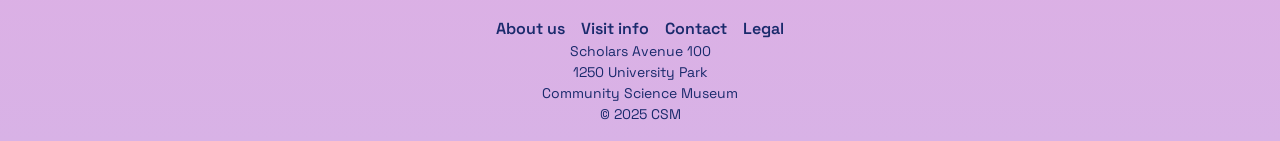
<file: teachers.html>
<!DOCTYPE html>
<html lang="en">

<head>
	<meta charset="UTF-8">
	<meta name="viewport" content="width=device-width, initial-scale=1.0">
	<title>For Teachers | Community Science Museum</title>
	<meta name="description"
		content="Discover guided tours, learning labs, and teaching resources for schools at the Community Science Museum.">
	<link rel="stylesheet" href="css/main.css">
	<link rel="stylesheet" href="https://cdnjs.cloudflare.com/ajax/libs/font-awesome/6.5.0/css/all.min.css">
	<link rel="icon" href="images/atom.png" type="image/png">
</head>

<body>
	<div class="page-wrapper">
		<div class="top-bar">
			<div class="scroll-wrapper">
				<p class="scroll-text">Open today 10:00 - 16:00 | Dinosaur show 11:00 and 14:00</p>
			</div>
		</div>

		<header class="site-header">
			<input type="checkbox" id="menu-checkbox" class="menu-checkbox">
			<div class="header-inner">
				<div class="header-left">
					<a href="index.html">
						<img class="logo" src="images/logo-text-only.png" alt="Community Science Museum logo">
					</a>
				</div>
				<div class="header-right">
					<label for="menu-checkbox" class="hamburger-icon">
						<img src="images/bars-solid.svg" alt="Open menu">
					</label>
				</div>
			</div>
			<nav class="main-nav">
				<ul class="nav-list">
					<li><a href="index.html"><img src="images/home.png" alt="Home page" class="nav-icon">Home</a></li>
					<li><a href="visit-us.html"><img src="images/directions.png" alt="Directions to the museum" class="nav-icon">Visit us</a></li>
					<li><a href="coming-soon.html"><img src="images/explore.png" alt="See all that is to explore" class="nav-icon">Explore</a></li>
					<li><a href="events.html"><img src="images/special-events.png" alt="The museum's special events" class="nav-icon">Events</a></li>
					<li><a href="coming-soon.html"><img src="images/exhibitions.png" alt="The museums exhibitions" class="nav-icon">Exhibitions</a></li>
					<li><a href="teachers.html"><img src="images/for-teachers.png" alt="Information for teachers" class="nav-icon">For teachers</a></li>
					<li><a href="coming-soon.html"><img src="images/get-involved.png" alt="Become part of Community Science Museum" class="nav-icon">Get involved</a></li>
					<li><a href="coming-soon.html"><img src="images/about-us.png" alt="Information about us" class="nav-icon">About us</a></li>
				</ul>
				<div class="did-you-know-menu">
					<img src="images/did-you-know.png" alt="Lightbulb icon" class="did-icon">
					<div class="did-text">
						<p class="did-h">Did you know?</p>
						<p>Honey never spoils! Archaeologists have found jars over 3000 years old that are still good!
						</p>
					</div>
				</div>
			</nav>
		</header>

		<main>
			<div class="hero">
				<div class="hero-image-wrapper">
					<img src="images/math.jpg" alt="Student writing on chalkboard">
				</div>
			</div>
			<section class="page-heading">
				<h1>For Teachers</h1>
			</section>
			<section class="intro-text">
				<div class="grid-text">
					<h2>Welcome Educators!</h2>
					<p>As a community-driven museum, we collaborate with schools to create places of learning and
						exploration. Our team is ready to welcome your students with guided tours, hands-on experiments
						in our learning lab, and engaging video presentations that spark curiosity and excitement.</p>
					<p>Get in touch with us to learn more about our facilities and to arrange a visit tailored to your
						class.</p>
				</div>
			</section>

			<h2>Our Educational Offerings</h2>
			<div class="card-grid">
				<a href="coming-soon.html" class="card-link">
					<article class="card">
						<h3>Guided Tours</h3>
						<p>Explore the museum with expert guides who bring science to life for your students.</p>
						<img src="images/exhibition.jpg" alt="Museum interior">
					</article>
				</a>

				<a href="coming-soon.html" class="card-link">
					<article class="card">
						<h3>Learning Lab</h3>
						<p>Hands-on experiments and interactive sessions in our dedicated learning space.</p>
						<img src="images/microscope.jpg" alt="Student using a microscope">
					</article>
				</a>

				<a href="coming-soon.html" class="card-link">
					<article class="card">
						<h3>Video Presentations</h3>
						<p>Engaging science videos that spark curiosity and support classroom learning.</p>
						<img src="images/vr-learning.jpg" alt="Student using VR headset">
					</article>
				</a>
			</div>
		</main>

		<footer>
			<div class="footer-nav">
				<ul>
					<li><a href="coming-soon.html">About us</a></li>
					<li><a href="visit-us.html">Visit info</a></li>
					<li><a href="coming-soon.html">Contact</a></li>
					<li><a href="coming-soon.html">Legal</a></li>
				</ul>
			</div>
			<p>Scholars Avenue 100<br>1250 University Park<br>Community Science Museum<br>© 2025 CSM</p>
		</footer>
	</div>
</body>

</html>
</file>
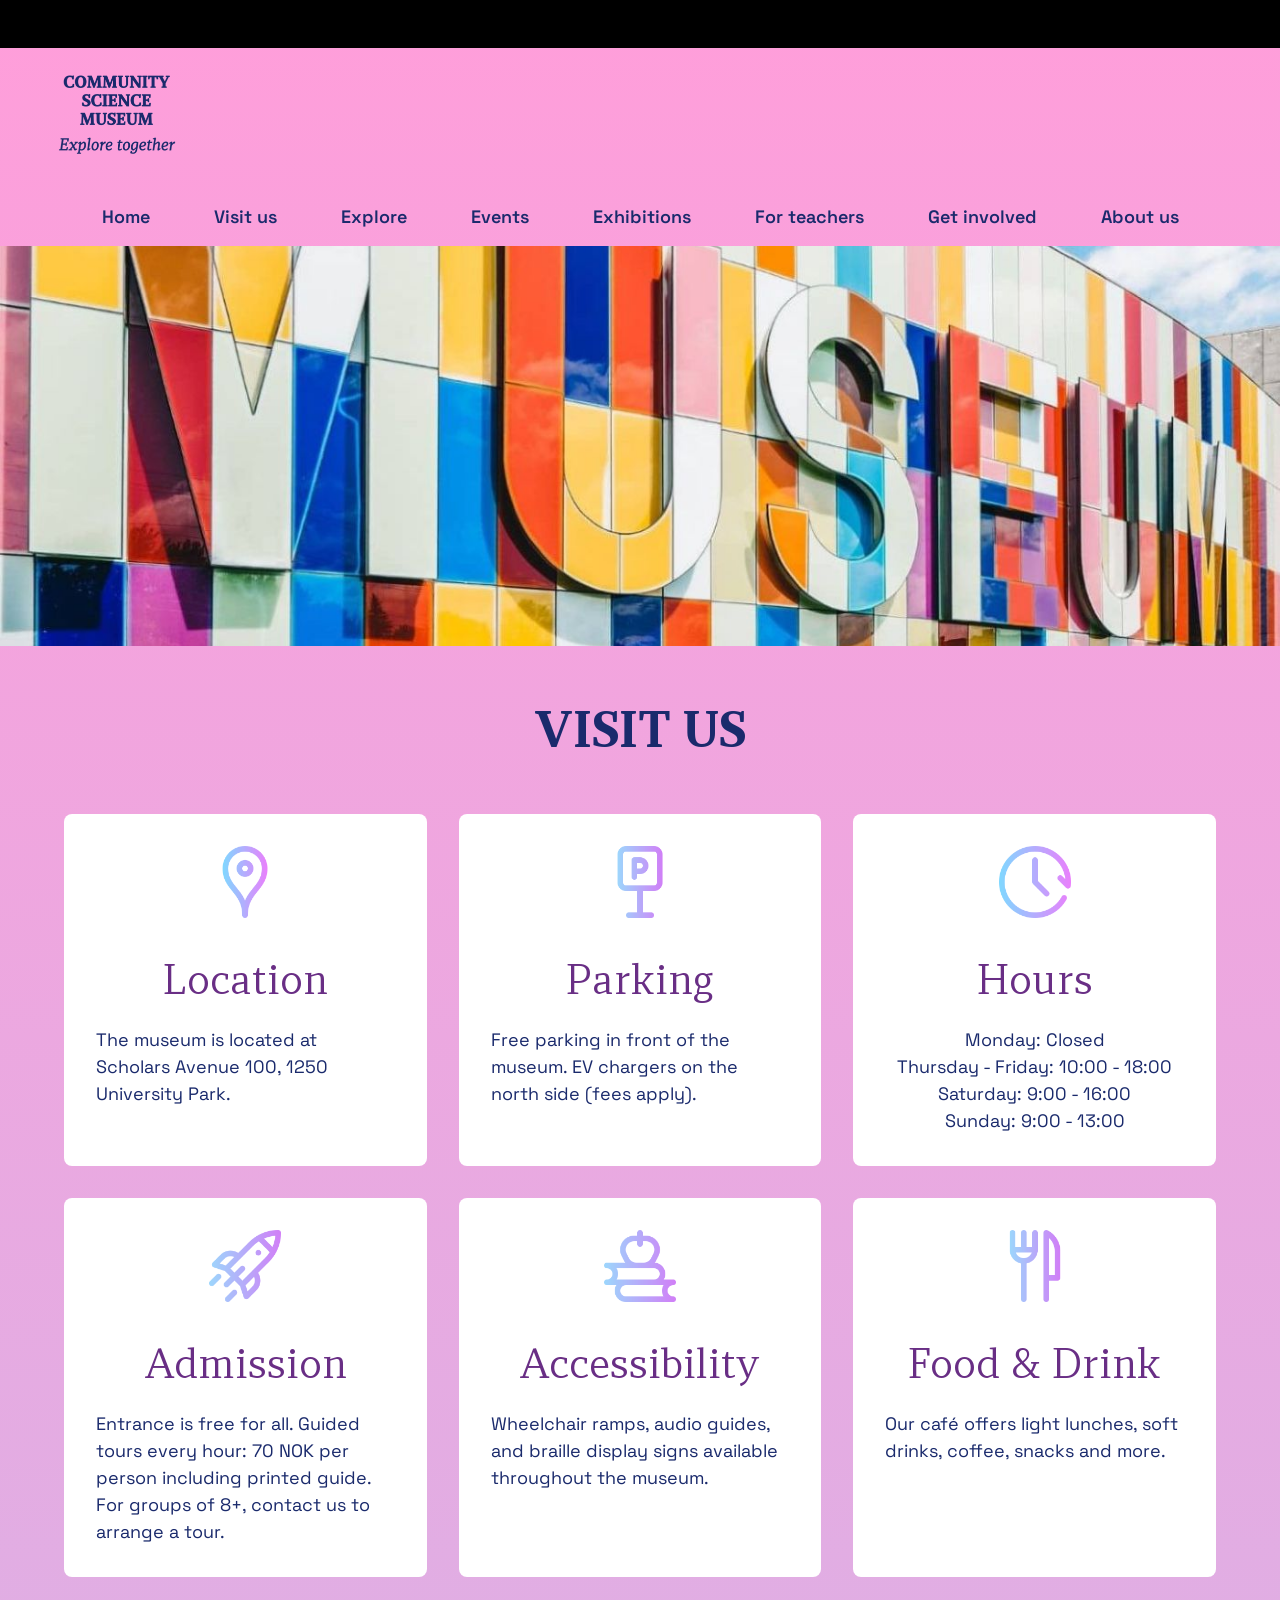
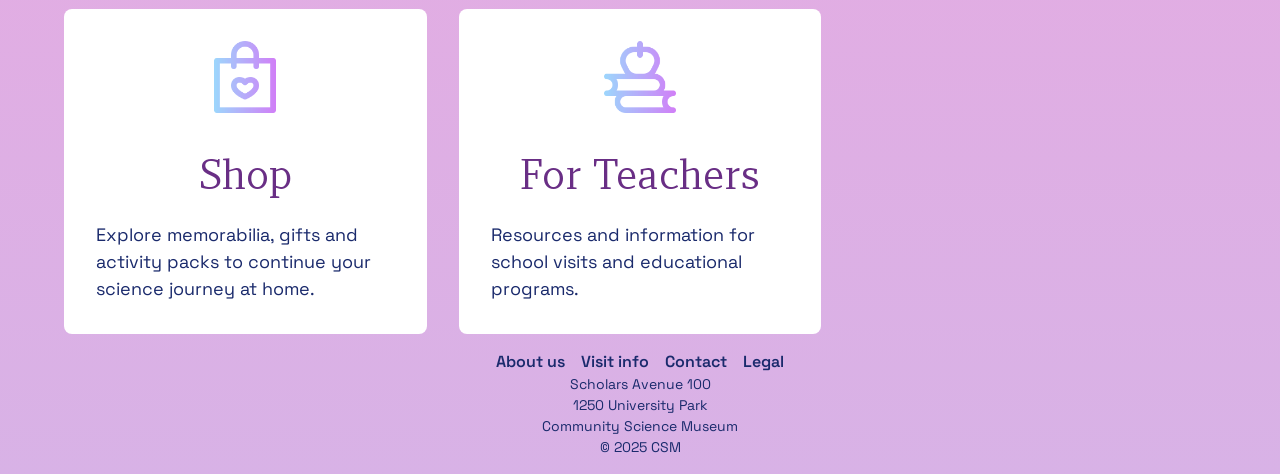
<file: visit-us.html>
<!DOCTYPE html>
<html lang="en">

<head>
	<meta charset="UTF-8">
	<meta name="viewport" content="width=device-width, initial-scale=1.0">
	<title>Visit Us | Community Science Museum</title>
	<meta name="description"
		content="Plan your visit: opening hours, location, accessibility, café, and shop at the Community Science Museum.">
	<link rel="stylesheet" href="css/main.css">
	<link rel="stylesheet" href="https://cdnjs.cloudflare.com/ajax/libs/font-awesome/6.5.0/css/all.min.css">
	<link rel="icon" href="images/atom.png" type="image/png">
</head>

<body>
	<div class="page-wrapper">
		<div class="top-bar">
			<div class="scroll-wrapper">
				<p class="scroll-text">Open today 10:00 - 19:00 | Dinosaur show 11:00 and 14:00</p>
			</div>
		</div>

		<header class="site-header">
			<input type="checkbox" id="menu-checkbox" class="menu-checkbox">
			<div class="header-inner">
				<div class="header-left">
					<a href="index.html">
						<img class="logo" src="images/logo-text-only.png" alt="Community Science Museum logo">
					</a>
				</div>
				<div class="header-right">
					<label for="menu-checkbox" class="hamburger-icon">
						<img src="images/bars-solid.svg" alt="Open menu">
					</label>
				</div>
			</div>
			<nav class="main-nav">
				<ul class="nav-list">
					<li><a href="index.html"><img src="images/home.png" alt="Home page" class="nav-icon">Home</a></li>
					<li><a href="visit-us.html"><img src="images/directions.png" alt="Directions to the museum"
								class="nav-icon">Visit us</a></li>
					<li><a href="coming-soon.html"><img src="images/explore.png" alt="See all that is to explore"
								class="nav-icon">Explore</a></li>
					<li><a href="events.html"><img src="images/special-events.png" alt="The museum's special events"
								class="nav-icon">Events</a></li>
					<li><a href="coming-soon.html"><img src="images/exhibitions.png" alt="The museums exhibitions"
								class="nav-icon">Exhibitions</a></li>
					<li><a href="teachers.html"><img src="images/for-teachers.png" alt="Information for teachers"
								class="nav-icon">For teachers</a></li>
					<li><a href="coming-soon.html"><img src="images/get-involved.png"
								alt="Become part of Community Science Museum" class="nav-icon">Get involved</a></li>
					<li><a href="coming-soon.html"><img src="images/about-us.png" alt="Information about us"
								class="nav-icon">About us</a></li>
				</ul>
				<div class="did-you-know-menu">
					<img src="images/did-you-know.png" alt="Lightbulb icon" class="did-icon">
					<div class="did-text">
						<p class="did-h">Did you know?</p>
						<p>Honey never spoils! Archaeologists have found jars over 3000 years old that are still good!
						</p>
					</div>
				</div>
			</nav>
		</header>

		<main>
			<div class="hero">
				<div class="hero-image-wrapper">
					<img src="images/csm-outside.jpg" alt="Community Science Museum exterior">
				</div>
			</div>

			<section class="page-heading">
				<h1>Visit Us</h1>
			</section>

			<section class="visit-grid">

				<div id="directions" class="visit-item visit-item--static">
					<img src="images/directions.png" alt="Location icon" class="visit-icon">
					<h2>Location</h2>
					<p>The museum is located at Scholars Avenue 100, 1250 University Park.</p>
				</div>

				<div id="parking" class="visit-item visit-item--static">
					<img src="images/parking.png" alt="Parking icon" class="visit-icon">
					<h2>Parking</h2>
					<p>Free parking in front of the museum. EV chargers on the north side (fees apply).</p>
				</div>

				<div id="hours" class="visit-item visit-item--static">
					<img src="images/clock.png" alt="Hours icon" class="visit-icon">
					<h2>Hours</h2>
					<p>Monday: Closed</p>
					<p>Thursday - Friday: 10:00 - 18:00</p>
					<p>Saturday: 9:00 - 16:00</p>
					<p>Sunday: 9:00 - 13:00</p>
				</div>

				<div id="admission" class="visit-item visit-item--static">
					<img src="images/explore.png" alt="Admission icon" class="visit-icon">
					<h2>Admission</h2>
					<p>Entrance is free for all. Guided tours every hour: 70 NOK per person including printed guide. For
						groups of 8+, contact us to arrange a tour.</p>
				</div>

				<div id="accessibility" class="visit-item visit-item--static">
					<img src="images/for-teachers.png" alt="Accessibility icon" class="visit-icon">
					<h2>Accessibility</h2>
					<p>Wheelchair ramps, audio guides, and braille display signs available throughout the museum.</p>
				</div>

				<div id="dining" class="visit-item visit-item--static">
					<img src="images/cafe.png" alt="Cafe icon" class="visit-icon">
					<h2>Food & Drink</h2>
					<p>Our café offers light lunches, soft drinks, coffee, snacks and more.</p>
				</div>

				<div id="shop" class="visit-item visit-item--static">
					<img src="images/shop.png" alt="Shop icon" class="visit-icon">
					<h2>Shop</h2>
					<p>Explore memorabilia, gifts and activity packs to continue your science journey at home.</p>
				</div>

				<div id="teachers" class="visit-item visit-item--static">
					<img src="images/for-teachers.png" alt="For teachers icon" class="visit-icon">
					<h2>For Teachers</h2>
					<p>Resources and information for school visits and educational programs.</p>
				</div>

			</section>
		</main>

		<footer>
			<div class="footer-nav">
				<ul>
					<li><a href="coming-soon.html">About us</a></li>
					<li><a href="visit-us.html">Visit info</a></li>
					<li><a href="coming-soon.html">Contact</a></li>
					<li><a href="coming-soon.html">Legal</a></li>
				</ul>
			</div>
			<p>Scholars Avenue 100<br>1250 University Park<br>Community Science Museum<br>© 2025 CSM</p>
		</footer>
	</div>
</body>

</html>
</file>
<file: css/main.css>
/* Import Google Font */
@import url('https://fonts.googleapis.com/css2?family=Space+Grotesk:wght@400;700&display=swap');

/* Local font: Recia */
@font-face {
	font-family: 'Recia';
	src: url('/fonts/recia-variable.ttf') format('truetype');
	font-weight: 100 900;
	font-style: normal;
}

/* Reset */
* {
	margin: 0;
	padding: 0;
	box-sizing: border-box;
}

/* Typography (mobile first) */
body {
	font-family: 'Space Grotesk', sans-serif;
	font-size: 16px;
	line-height: 1.5;
	background-color: #fff;
	color: #1A2A6C;
}

h1 {
	font-family: 'Recia', serif;
	font-weight: 700;
	font-size: 32px;
	color: #1A2A6C;
	text-transform: uppercase;
	text-align: center;
	margin-bottom: 1rem;
}

h2 {
	font-family: 'Recia', serif;
	font-weight: 400;
	font-size: 24px;
	color: #692E85;
	text-align: center;
	margin: 1rem 0;
}

h3 {
	font-family: 'Space Grotesk', sans-serif;
	font-weight: 700;
	font-size: 20px;
	color: #FF2DAF;
	text-align: center;
	margin-bottom: 0.5rem;
}

/* Page wrapper */
.page-wrapper {
	background: linear-gradient(#FF9EDA, #D8B2E6);
	min-height: 100vh;
	display: flex;
	flex-direction: column;
}

/* Top bar */
.top-bar {
	background-color: #000;
	color: #fff;
	width: 100%;
	font-size: 14px;
	padding: 0.5rem 1rem;
	overflow: hidden;
}

.scroll-wrapper {
	overflow: hidden;
	white-space: nowrap;
}

.scroll-text {
	display: inline-block;
	padding-left: 100%;
	animation: scroll-left 30s linear infinite;
}

/* Header */
.site-header {
	border-bottom: none;
}

.header-inner {
	display: flex;
	justify-content: space-between;
	align-items: center;
	padding: 1rem;
}

.logo {
	max-height: 80px;
	padding: 0.5rem 0;
}

/* Hamburger menu */
.menu-checkbox {
	display: none;
}

.hamburger-icon img {
	width: 32px;
	cursor: pointer;
}

/* Navigation */
.main-nav {
	display: none;
	background-color: #1A2A6C;
}

.menu-checkbox:checked~.main-nav {
	display: block;
}

.main-nav ul {
	list-style: none;
}

.main-nav li {
	border-bottom: 1px solid rgba(255, 255, 255, 0.2);
}

.main-nav a {
	display: flex;
	align-items: center;
	gap: 0.5rem;
	padding: 1rem;
	text-decoration: none;
	color: #fff;
	font-weight: 600;
}

.nav-icon {
	width: 24px;
	height: 24px;
}

/* Did you know (homepage) */
.did-you-know {
	background-color: #FDCB50;
	color: #1A2A6C;
	padding: 2rem 1rem;
	border-radius: 12px;
	margin: 3rem 1rem;
	display: flex;
	flex-direction: row;
	align-items: center;
	gap: 1rem;
	text-align: left;
	box-shadow: 0 4px 12px rgba(0, 0, 0, 0.1);
}

.did-you-know .did-icon {
	width: 96px;
	height: auto;
	flex-shrink: 0;
	margin-left: 0.5rem;
}

.did-you-know .did-text {
	flex: 1;
	display: flex;
	flex-direction: column;
	justify-content: center;
	padding-left: 1rem;
	text-align: center;
}

/* Did you know (mobile menu) */
.did-you-know-menu {
	display: flex;
	flex-direction: row;
	align-items: center;
	background-color: #FDCB50;
	border-top: 4px solid #FF9EDA;
	padding: 1.25rem 1rem;
	color: #1A2A6C;
	gap: 1.25rem;
}

.did-you-know-menu .did-icon {
	width: 72px;
	height: auto;
	flex-shrink: 0;
}

.did-you-know-menu .did-text {
	flex: 1;
	display: flex;
	flex-direction: column;
	justify-content: center;
}

/* Hero section */
.hero-image-wrapper {
	position: relative;
}

.hero-image-wrapper img {
	width: 100%;
	display: block;
}

.cta {
	position: absolute;
	bottom: 1rem;
	right: 1rem;
	background-color: #FF2DAF;
	color: #fff;
	font-weight: 700;
	font-size: 18px;
	padding: 0.5rem;
	border-radius: 8px;
	text-decoration: none;
	transition: background-color 0.3s ease, transform 0.2s ease;
}

.cta:hover {
	background-color: #692E85;
	transform: scale(1.05);
}

/* Card grid */
.card-grid {
	display: grid;
	grid-template-columns: 1fr;
	gap: 1rem;
	padding: 2rem 1rem;
	align-items: stretch;
}

.card-link {
	display: block;
	text-decoration: none;
	color: inherit;
	border: none;
	padding: 0;
	background: none;
	height: auto;
	width: auto;
}

.card {
	border: 2px solid #ddd;
	border-radius: 8px;
	padding: 1.5rem;
	height: 100%;
	width: 100%;
	background-color: #fff;
	transition: box-shadow 0.3s ease, transform 0.3s ease;
	display: flex;
	flex-direction: column;
	justify-content: flex-start;
	gap: 0.5rem;
	;
}

.card-date {
	font-weight: 700;
	color: #692E85;
	margin-bottom: 0.5rem;
}

.card img {
	width: 100%;
	aspect-ratio: 4 / 3;
	object-fit: cover;
	border-radius: 6px;
	display: block;
	margin-top: 1rem;
}

.card:hover {
	box-shadow: 0 6px 16px rgba(0, 0, 0, 0.15);
	transform: scale(1.02);
}

.card h3 {
	margin: 0.5rem 0;
	line-height: 1.3rem;
}

.card p {
	margin: 0.25rem 0;
}

/* Visit info */
.plan-visit {
	background-color: #F9D6E5;
	padding: 2rem 1.5rem;
	border-radius: 12px;
	margin: 3rem 1rem;
	text-align: center;
}

.plan-heading {
	font-size: 24px;
	color: #1A2A6C;
	margin-bottom: 0.5rem;
}

.open-hours {
	font-size: 16px;
	font-weight: 600;
	color: #692E85;
	margin-bottom: 2rem;
}

.visit-grid {
	display: grid;
	grid-template-columns: 1fr;
	gap: 2rem;
	max-width: 1200px;
	margin: 3rem auto;
	padding: 0 1.5rem;
}

.visit-item {
	background-color: #fff;
	border-radius: 8px;
	padding: 1rem;
	text-decoration: none;
	color: #1A2A6C;
	display: flex;
	flex-direction: column;
	align-items: center;
	transition: box-shadow 0.2s ease;
}

.visit-item--link:hover {
	box-shadow: 0 6px 16px rgba(0, 0, 0, 0.15);
	transform: scale(1.03);
	transition: all 0.2s ease;
	cursor: pointer;
}

.visit-item--static {
	box-shadow: none;
	transform: none;
	cursor: default;
}

.visit-item:hover {
	box-shadow: 0 6px 16px rgba(0, 0, 0, 0.15);
}

.visit-icon {
	width: 48px;
	margin-bottom: 0.5rem;
}

.visit-label {
	font-size: 14px;
	font-weight: 600;
}

/* Event feature */
.event-feature {
	background-color: #fff;
	border-radius: 12px;
	margin: 3rem 1rem;
	padding: 2rem;
	box-shadow: 0 4px 12px rgba(0, 0, 0, 0.1);
	text-align: center;
	max-width: 900px;
}

.event-feature img {
	width: 100%;
	border-radius: 8px;
	margin-bottom: 1rem;
}

.event-feature .card-link {
	display: block;
	text-decoration: none;
	color: inherit;
	border: none;
	padding: 0;
	background: none;
}

.event-feature .card {
	max-width: 600px;
	margin: 0 auto;
}

.event-feature .card:hover {
	box-shadow: 0 6px 16px rgba(0, 0, 0, 0.15);
	transform: scale(1.02);
}

.intro-text {
	padding-left: 1rem;
	padding-right: 1rem;
}

.grid-text {
	padding-left: 1rem;
	padding-right: 1rem;
}

/* Coming soon layout */
.cta-comingsoon {
	display: inline-block;
	margin-top: 1rem;
	background-color: #FF2DAF;
	color: #fff;
	font-weight: 700;
	font-size: 18px;
	padding: 0.75rem 1.25rem;
	border-radius: 8px;
	text-decoration: none;
	transition: background-color 0.3s ease, transform 0.2s ease;
}

.cta-comingsoon:hover {
	background-color: #692E85;
	transform: scale(1.05);
}

.coming-soon {
	min-height: 100vh;
	display: flex;
	align-items: center;
	justify-content: center;
	padding: 2rem 1rem;
}

.coming-content {
	text-align: center;
	max-width: 600px;
}

.coming-image {
	max-width: 400px;
	width: 100%;
	height: auto;
	display: block;
	margin: 1.5rem auto;
	border-radius: 12px;
}

.teaser {
	font-size: 18px;
	margin: 1rem 0;
	color: #1A2A6C;
}

/* Footer */
footer {
	text-align: center;
	padding: 1rem;
	font-size: 14px;
}

.footer-nav ul {
	list-style: none;
	display: flex;
	justify-content: center;
	gap: 1rem;
}

.footer-nav a {
	color: #1A2A6C;
	font-size: 16px;
	font-weight: 600;
	text-decoration: none;
	transition: color 0.3s ease;
}

.footer-nav a:hover {
	color: #FF2DAF;
	text-decoration: underline;
}

@keyframes scroll-left {
	0% {
		transform: translateX(0);
	}

	100% {
		transform: translateX(-100%);
	}
}

@media (min-width: 601px) {

	/* Typografi */
	body {
		font-size: 18px;
	}

	h1 {
		font-size: 48px;
	}

	h2 {
		font-size: 40px;
	}

	h3 {
		font-size: 28px;
		grid-column: 3 / 11;
		max-width: 1200px;
		margin: 0 auto 2rem;
		text-align: center;
	}

	/* Top bar */
	.top-bar {
		font-size: 16px;
		padding: 0.75rem 1.5rem;
	}

	/* Header */
	.header-inner {
		display: grid;
		grid-template-columns: repeat(12, 1fr);
		max-width: 1200px;
		margin: 0 auto;
		align-items: center;
		padding: 1rem;
	}

	.header-left {
		grid-column: 1 / span 3;
		justify-self: start;
	}

	.header-right {
		grid-column: 11 / span 2;
		justify-self: end;
	}

	.logo {
		max-height: 100px;
	}

	.main-nav {
		display: block;
		background-color: transparent;
		margin-top: 0;
	}

	.main-nav ul {
		display: flex;
		justify-content: center;
		gap: 2rem;
		background: none;
	}

	.main-nav li {
		border: none;
	}

	.main-nav a {
		font-size: 18px;
		color: #1A2A6C;
	}

	.nav-icon,
	.hamburger-icon,
	.menu-checkbox,
	.did-you-know-menu {
		display: none;
	}

	/* Hero */
	.hero-image-wrapper {
		position: relative;
		height: 400px;
		overflow: hidden;
	}

	.hero-image-wrapper img {
		width: 100%;
		height: 100%;
		object-fit: cover;
	}

	.hero-image-wrapper .cta {
		position: absolute;
		bottom: 1rem;
		right: 1rem;
	}

	/* Cards */
	.card-grid {
		display: grid;
		grid-template-columns: repeat(auto-fit, minmax(300px, 1fr));
		gap: 2rem;
		max-width: 1200px;
		margin: 0 auto;
	}

	.card-link .card {
		text-align: left;
	}

	.card img {
		display: block;
		margin-left: auto;
		margin-right: auto;
	}

	/* Did you know (homepage) */
	.did-you-know {
		flex-direction: row;
		align-items: flex-start;
		text-align: left;
		gap: 1.5rem;
		max-width: 1200px;
		margin: 3rem auto;
	}

	.did-you-know .did-icon {
		margin-bottom: 0;
		margin-left: 0.25rem;
	}

	/* Plan your visit */
	.plan-visit {
		grid-column: 3 / 11;
		max-width: 1200px;
		margin: 3rem auto;
	}

	.visit-grid {
		grid-template-columns: repeat(3, 1fr);
		grid-column: 3 / 11;
		max-width: 1200px;
		margin: 0 auto;
		gap: 2rem;
	}

	.visit-item {
		text-align: left;
		padding: 2rem;
	}

	.visit-icon {
		width: 72px;
		margin-bottom: 1rem;
	}

	.visit-label {
		font-size: 18px;
	}

	/* Event details page */
	.page-heading {
		display: grid;
		grid-template-columns: repeat(12, 1fr);
		max-width: 1200px;
		margin: 0 auto;
		margin-top: 3rem;
		margin-bottom: 2rem;
	}

	.page-heading h1 {
		grid-column: 1 / -1;
		text-align: center;
	}

	.page-heading .intro-text {
		grid-column: 3 / span 8;
		text-align: center;
		padding-left: 0;
		padding-right: 0;
	}

	.intro-date {
		font-weight: 700;
		color: #1A2A6C;
	}

	/* Event feature */
	.event-feature {
		margin: 4rem auto;
		max-width: 800px;
	}

	.event-feature img {
		flex: 1;
		max-width: 500px;
		margin-bottom: 0;
	}

	.coming-image {
		max-width: 600px;
	}

	/* For teachers */
	.grid-text {
		grid-column: 3 / span 8;
		max-width: 1200px;
		margin: 0 auto;
	}
}
</file>
